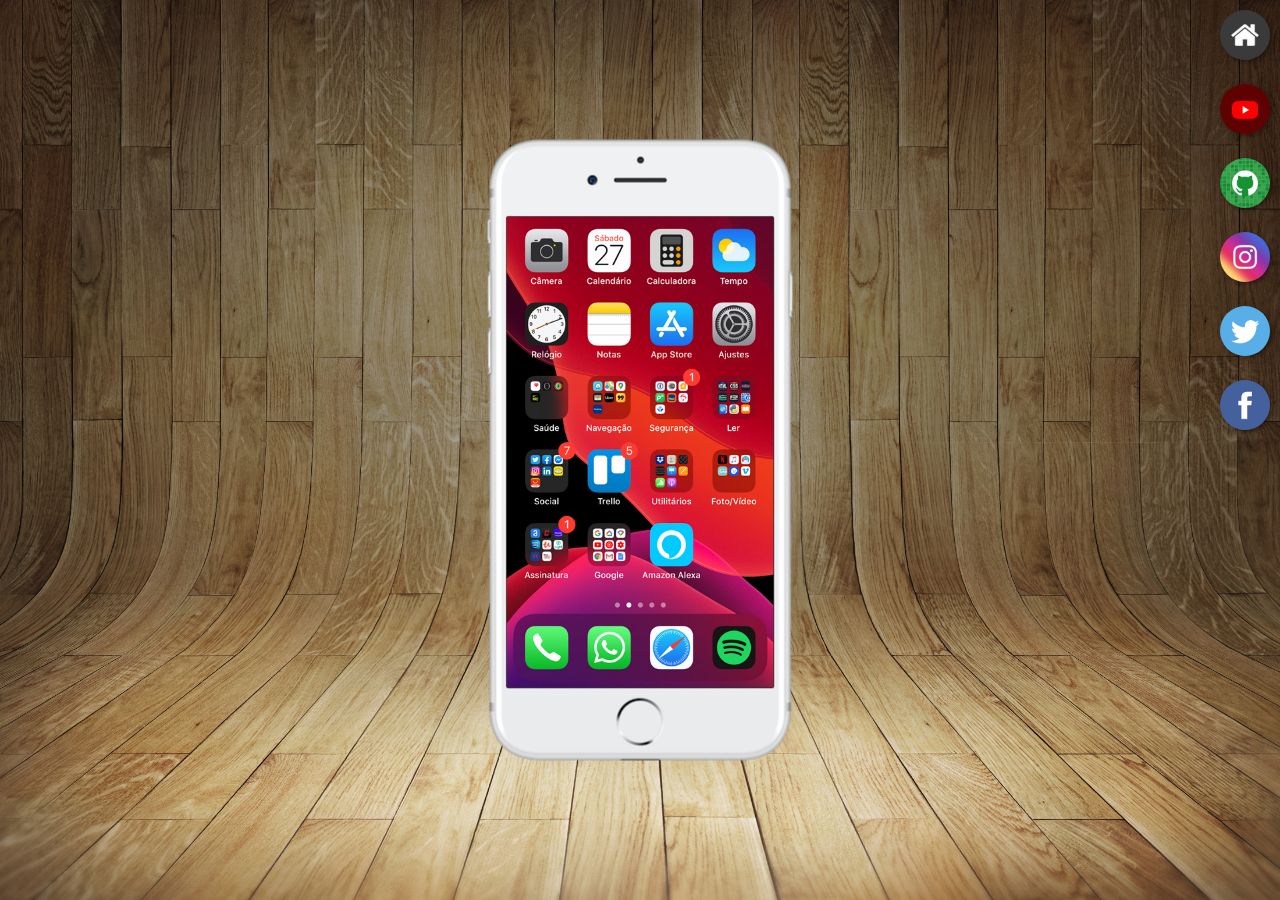
<file: index.html>
<!DOCTYPE html>
<html lang="pt-br">
<head>
    <meta charset="UTF-8">
    <meta name="viewport" content="width=device-width, initial-scale=1.0">
    <link rel="shortcut icon" href="favicon.ico" type="image/x-icon">
    <title>Projeto Redes Sociais</title>
    <link rel="stylesheet" href="estilos/styles.css">
</head>
<body>
    <main>
        <section id="telefone">
            <iframe src="home.html" name="tela" id="tela" frameborder="0"></iframe>
        </section>
        <section id="redes-sociais">
            <a href="home.html" target="tela"><img src="imagens/logo-home.jpg" alt=""></a> <br> 
            <a href="youtube.html" target="tela"><img src="imagens/logo-youtube.jpg" alt=""></a> <br>
            <a href="github.html" target="tela"><img src="imagens/logo-github.jpg" alt=""></a> <br>
            <a href="instragram.html" target="tela"><img src="imagens/logo-instagram.jpg" alt=""></a> <br>
            <a href="twitter.html" target="tela"><img src="imagens/logo-twitter.jpg" alt=""></a> <br>
            <a href="facebook.html" target="tela"><img src="imagens/logo-facebook.jpg" alt=""></a>
            
        </section>
    </main>
</body>
</html>
</file>
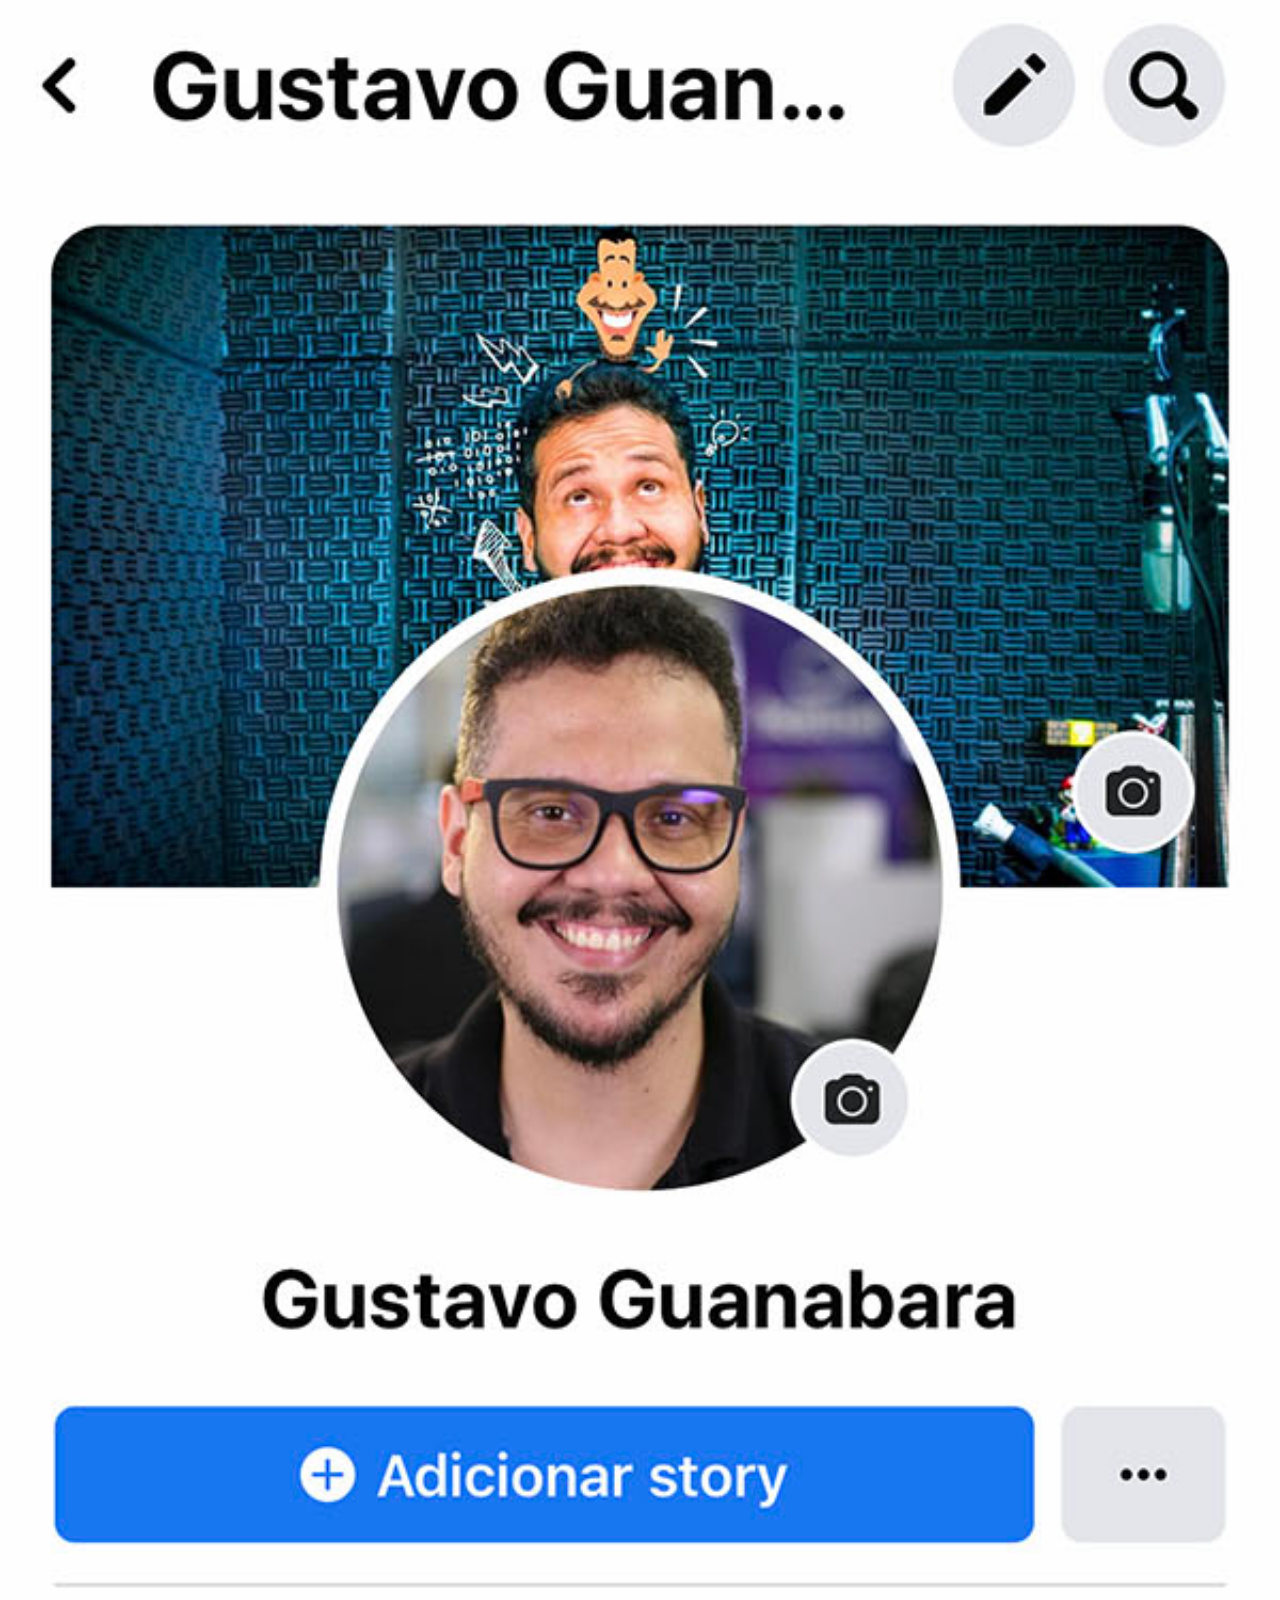
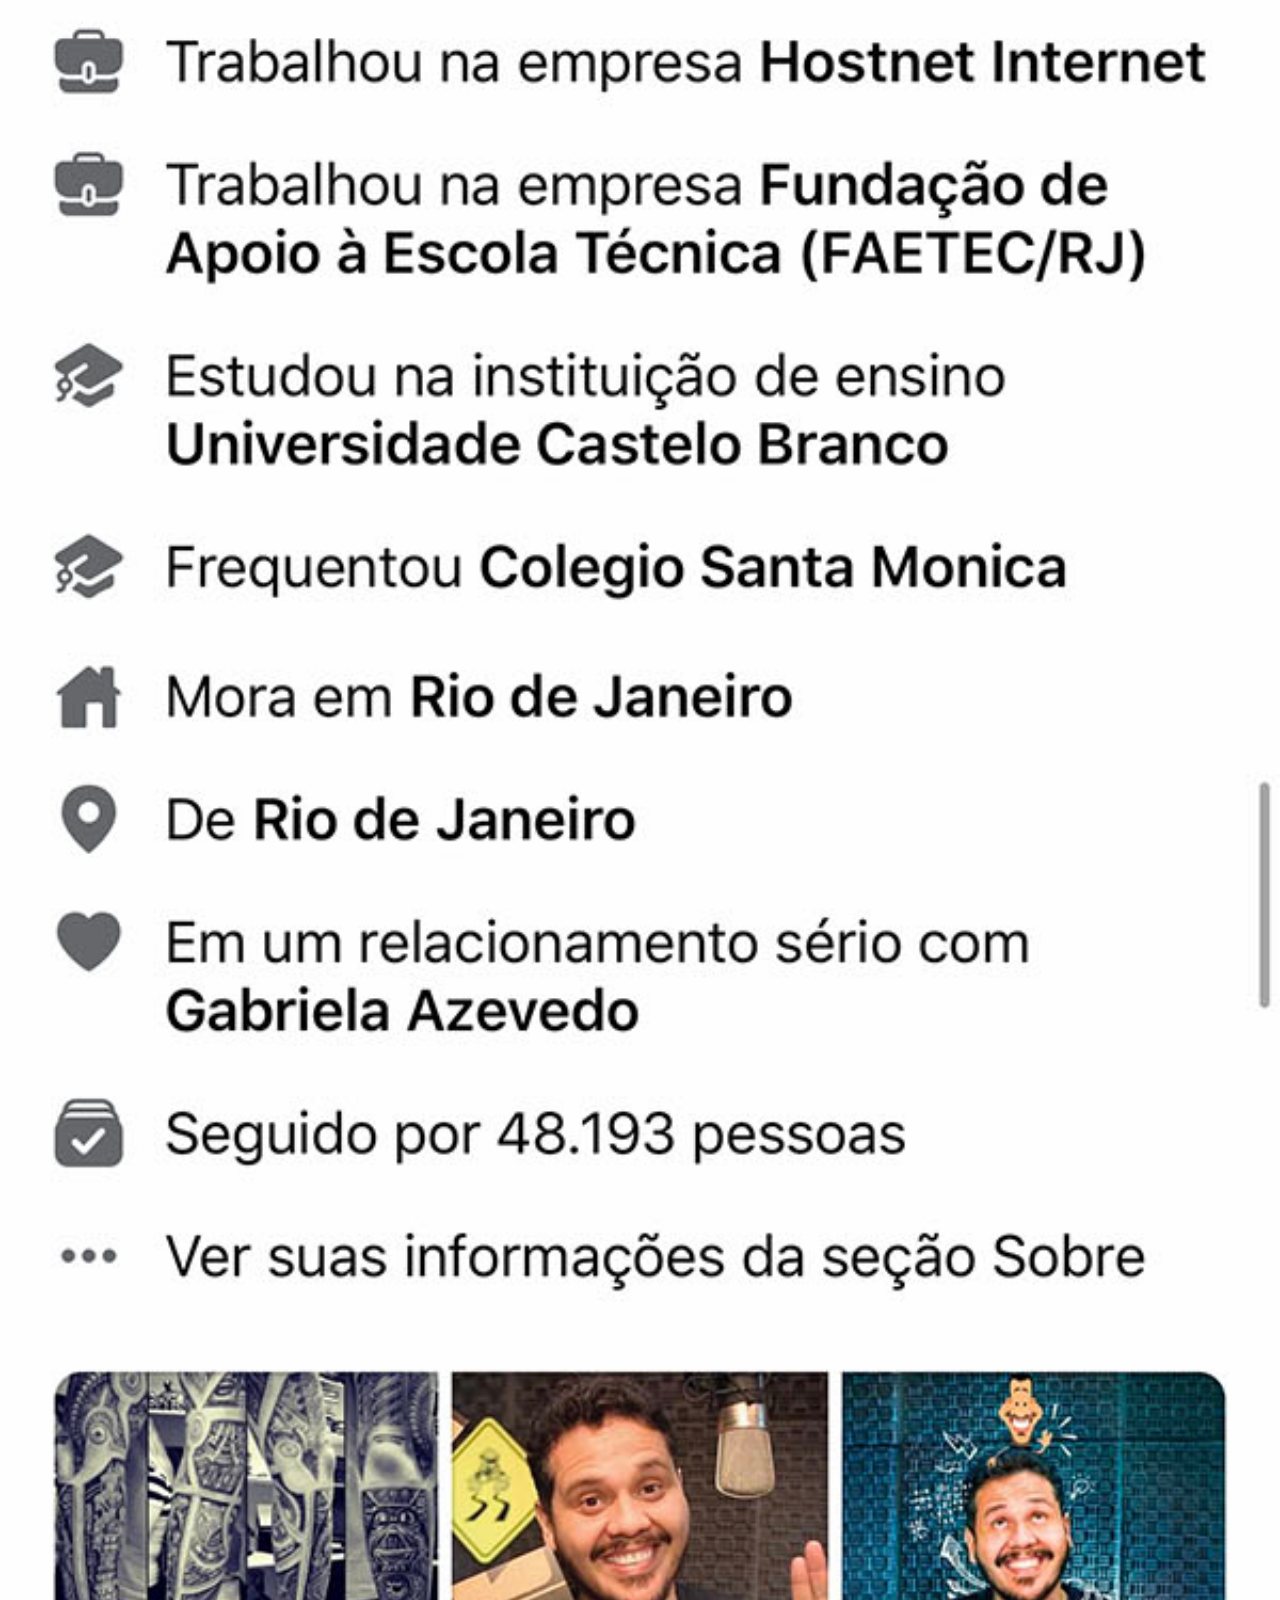
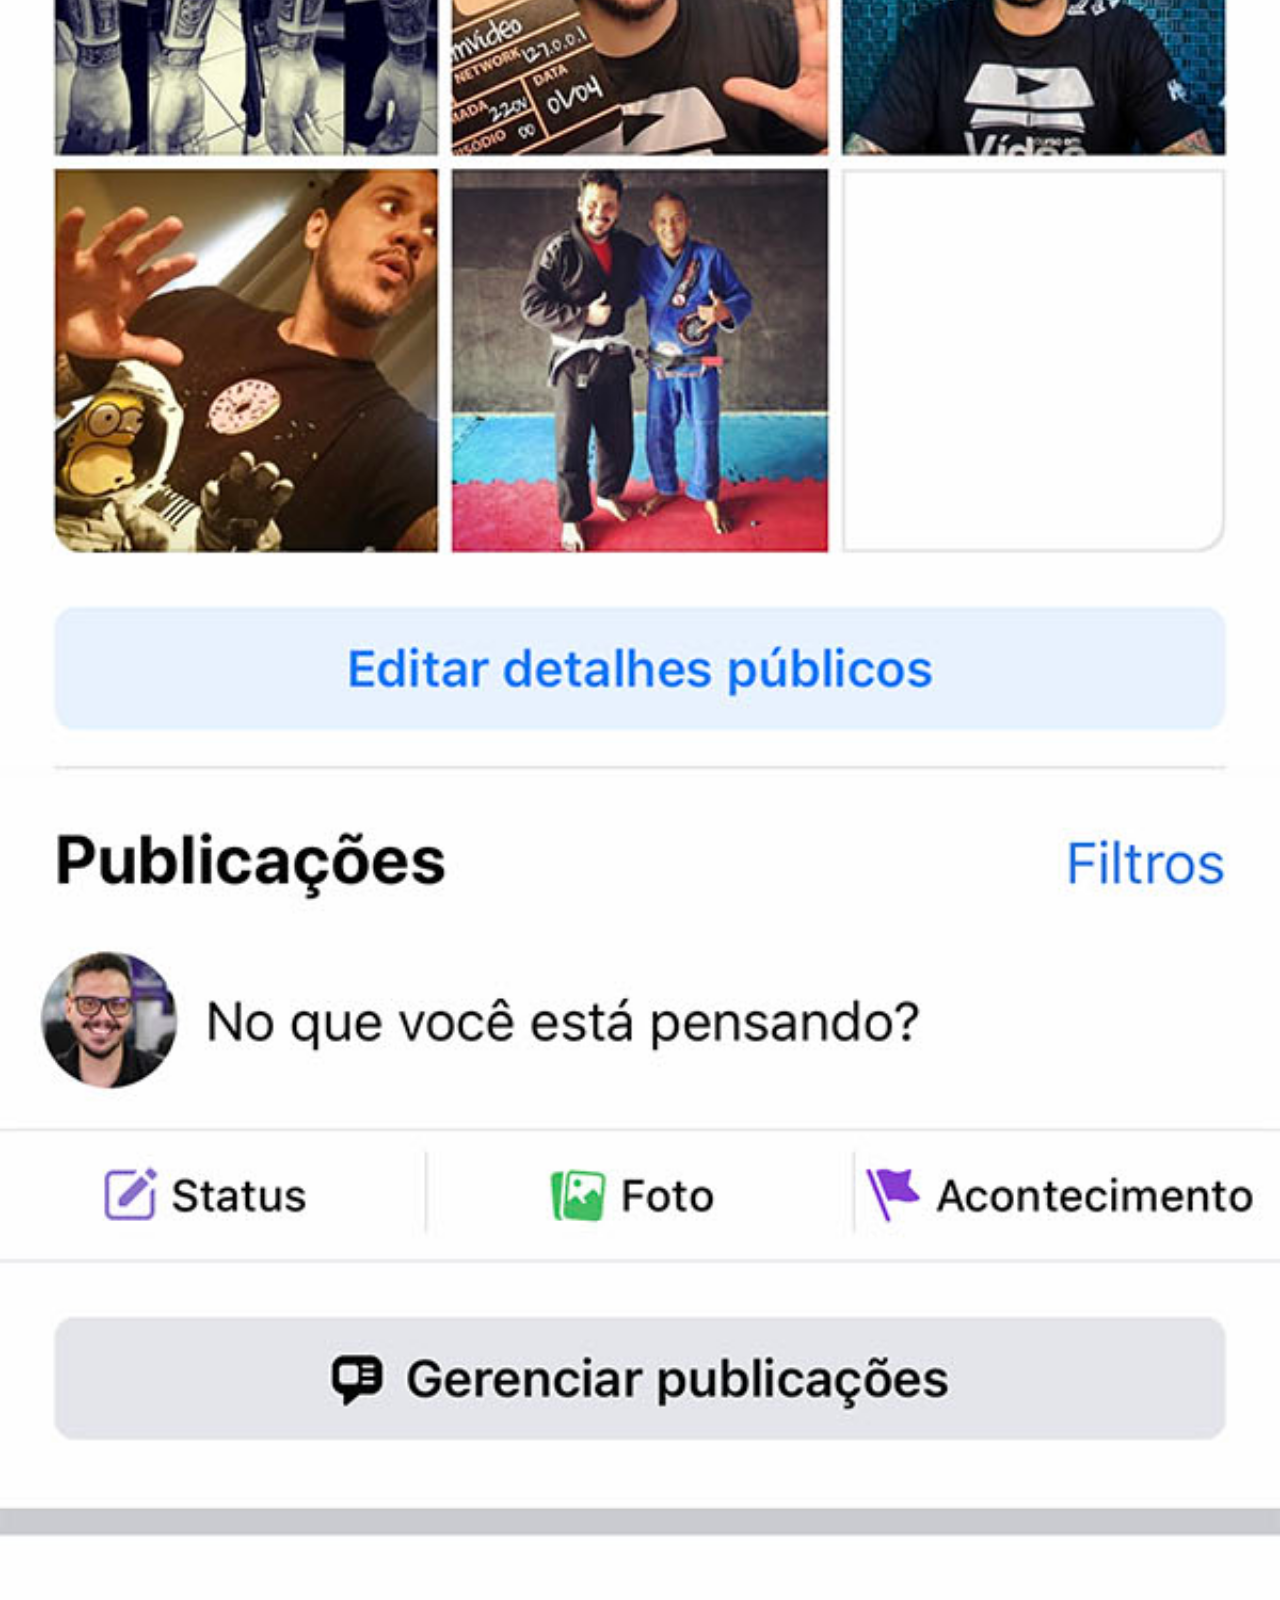
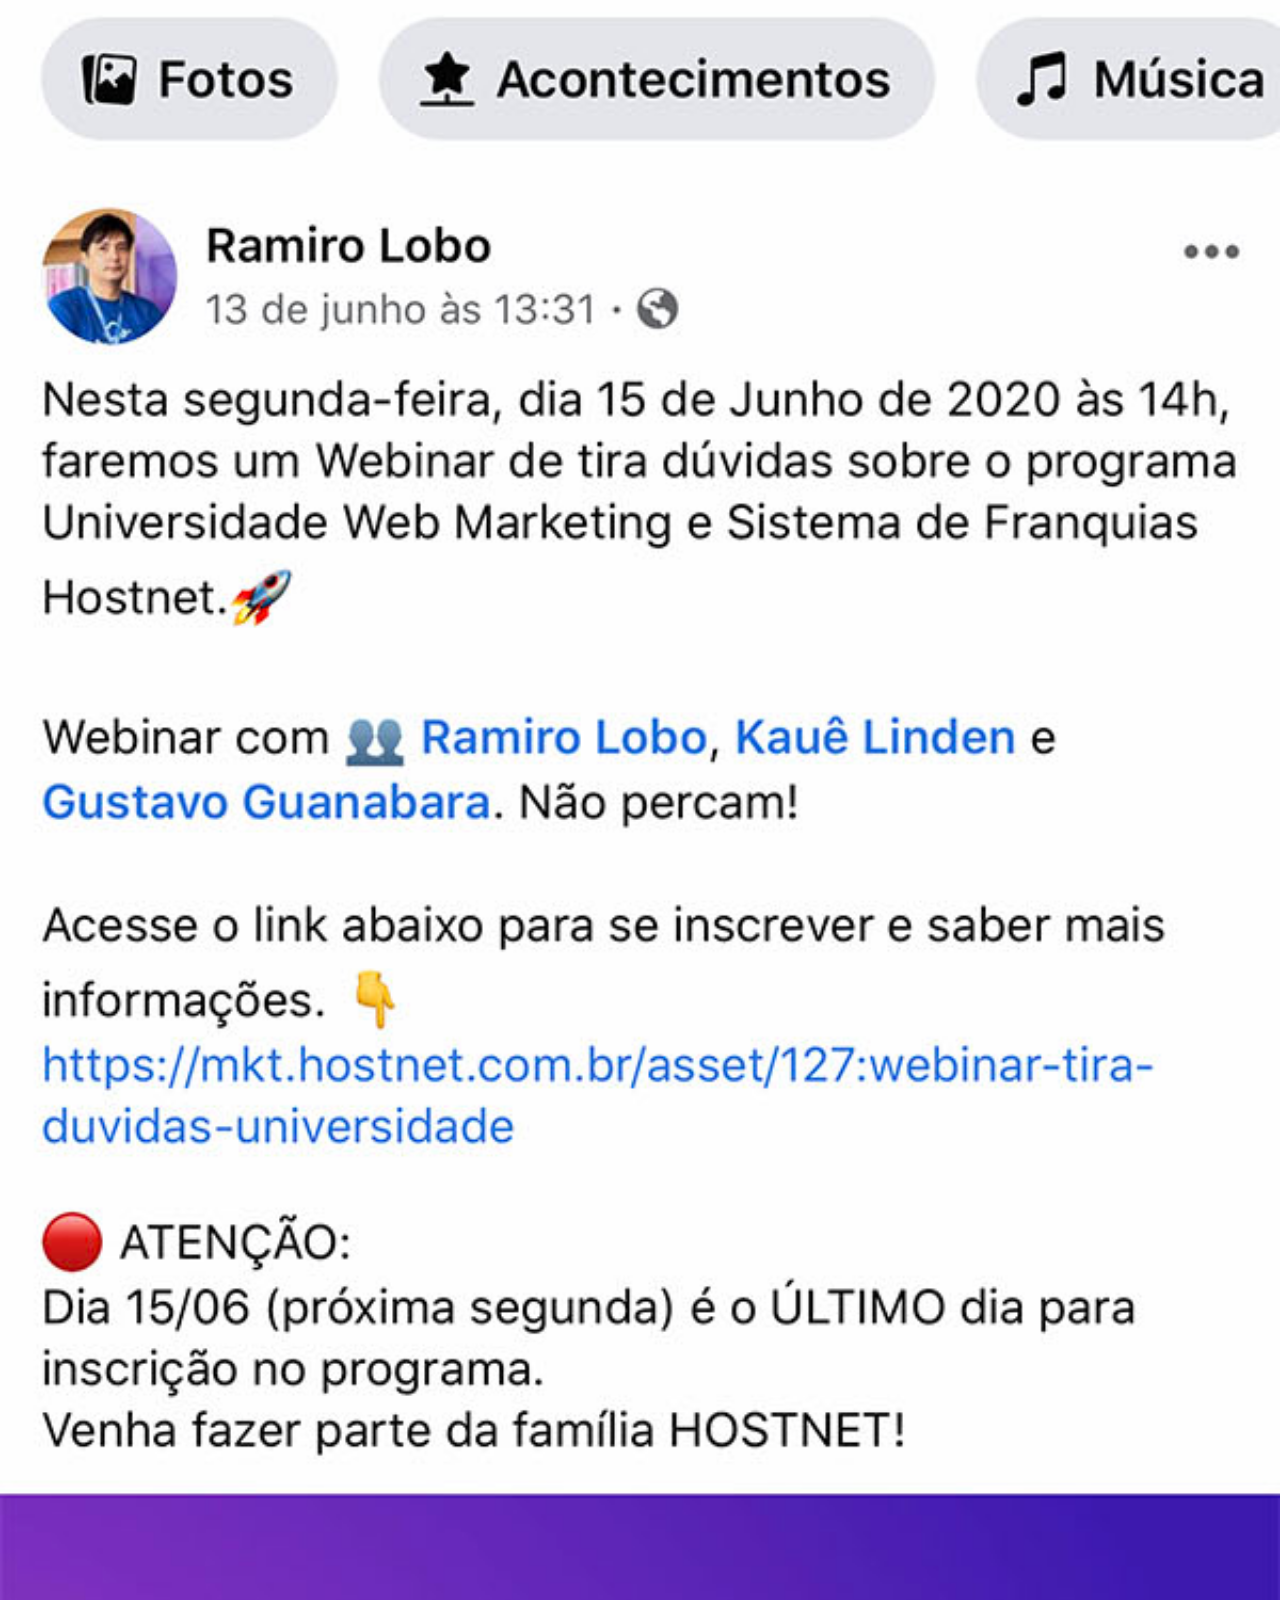
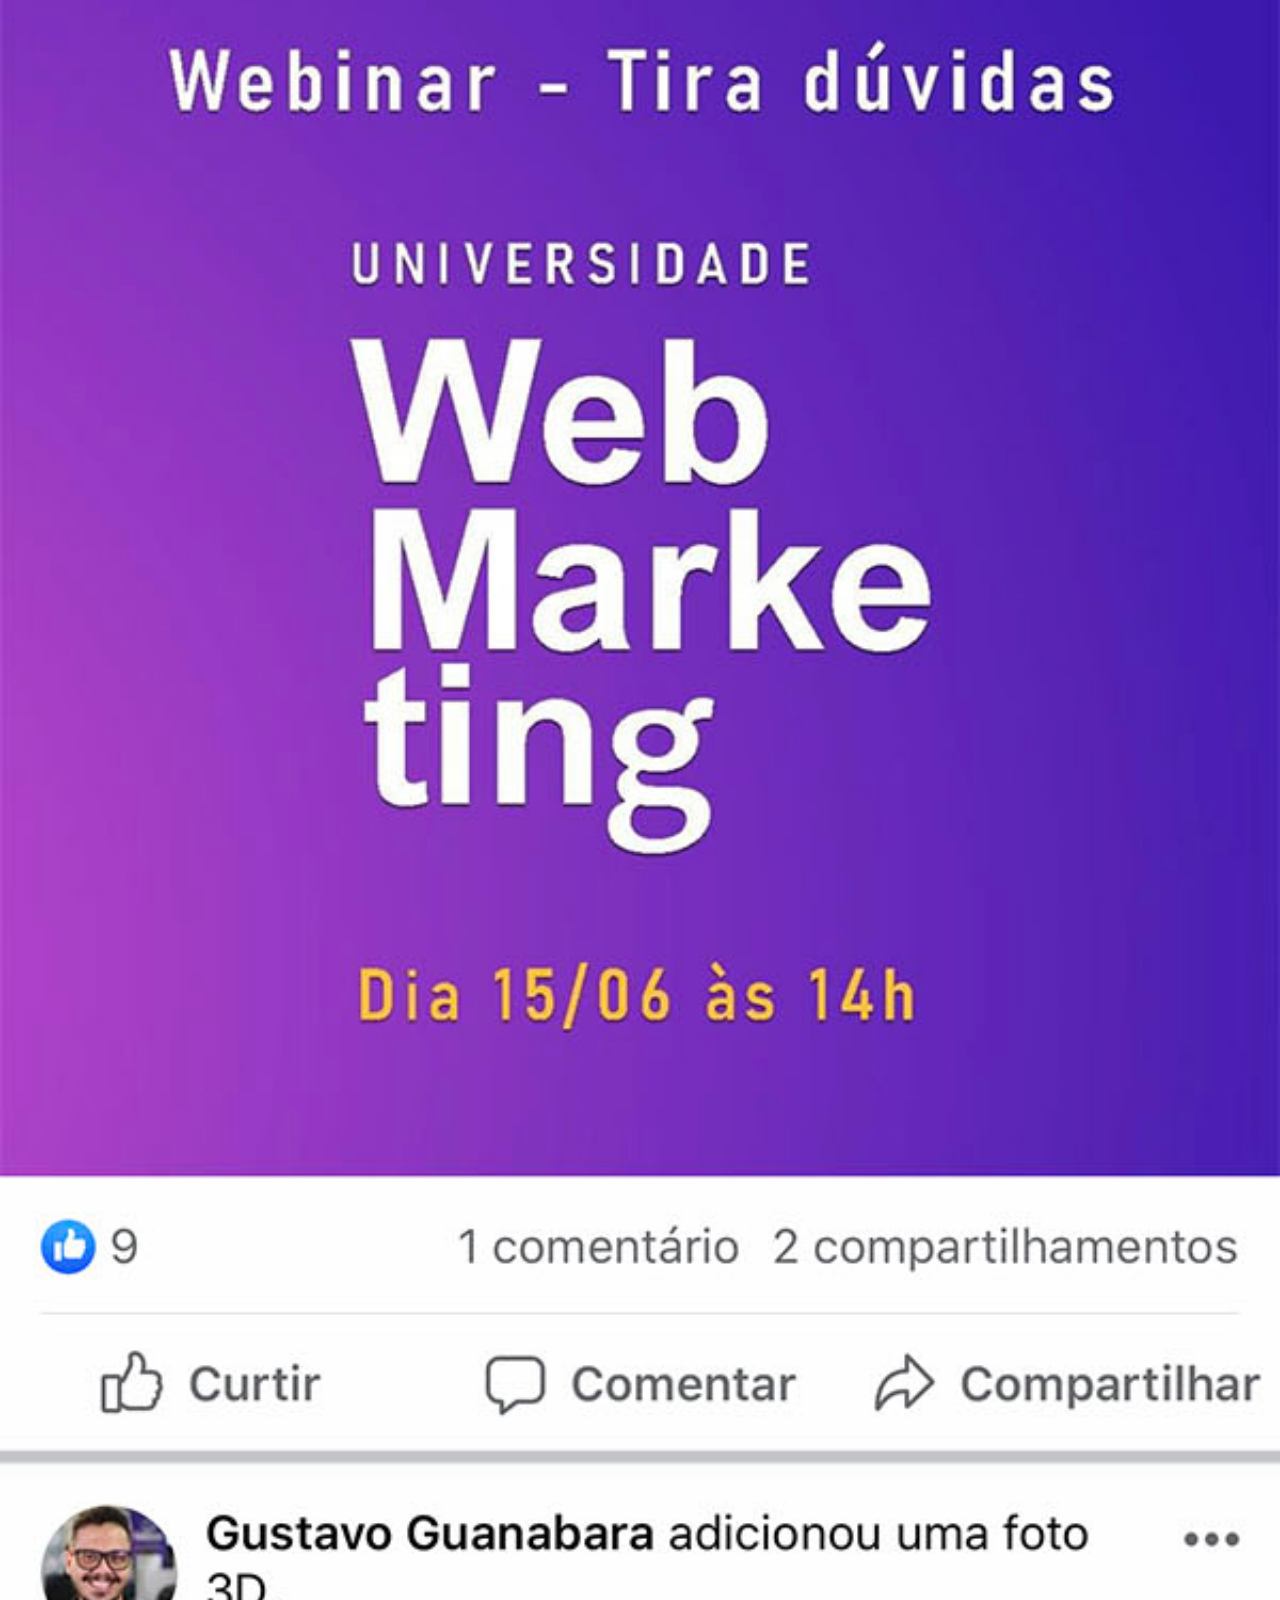
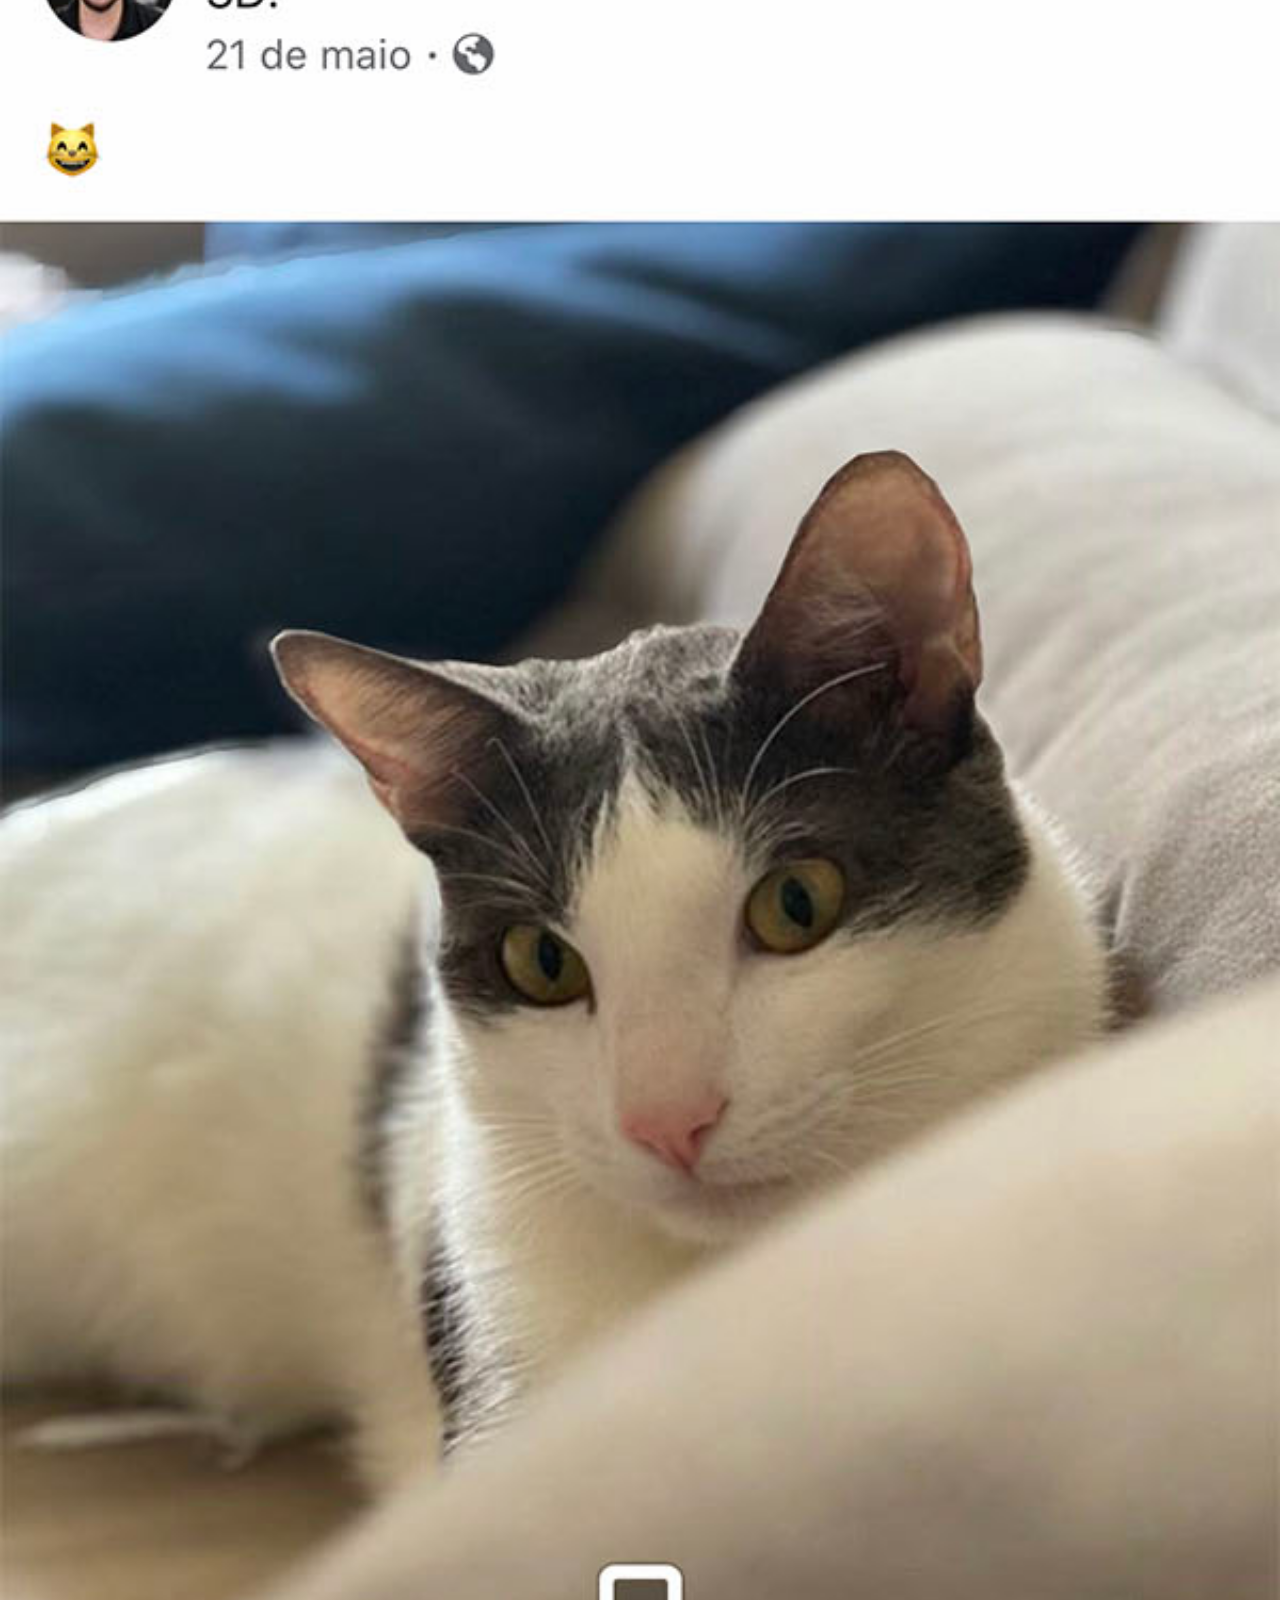
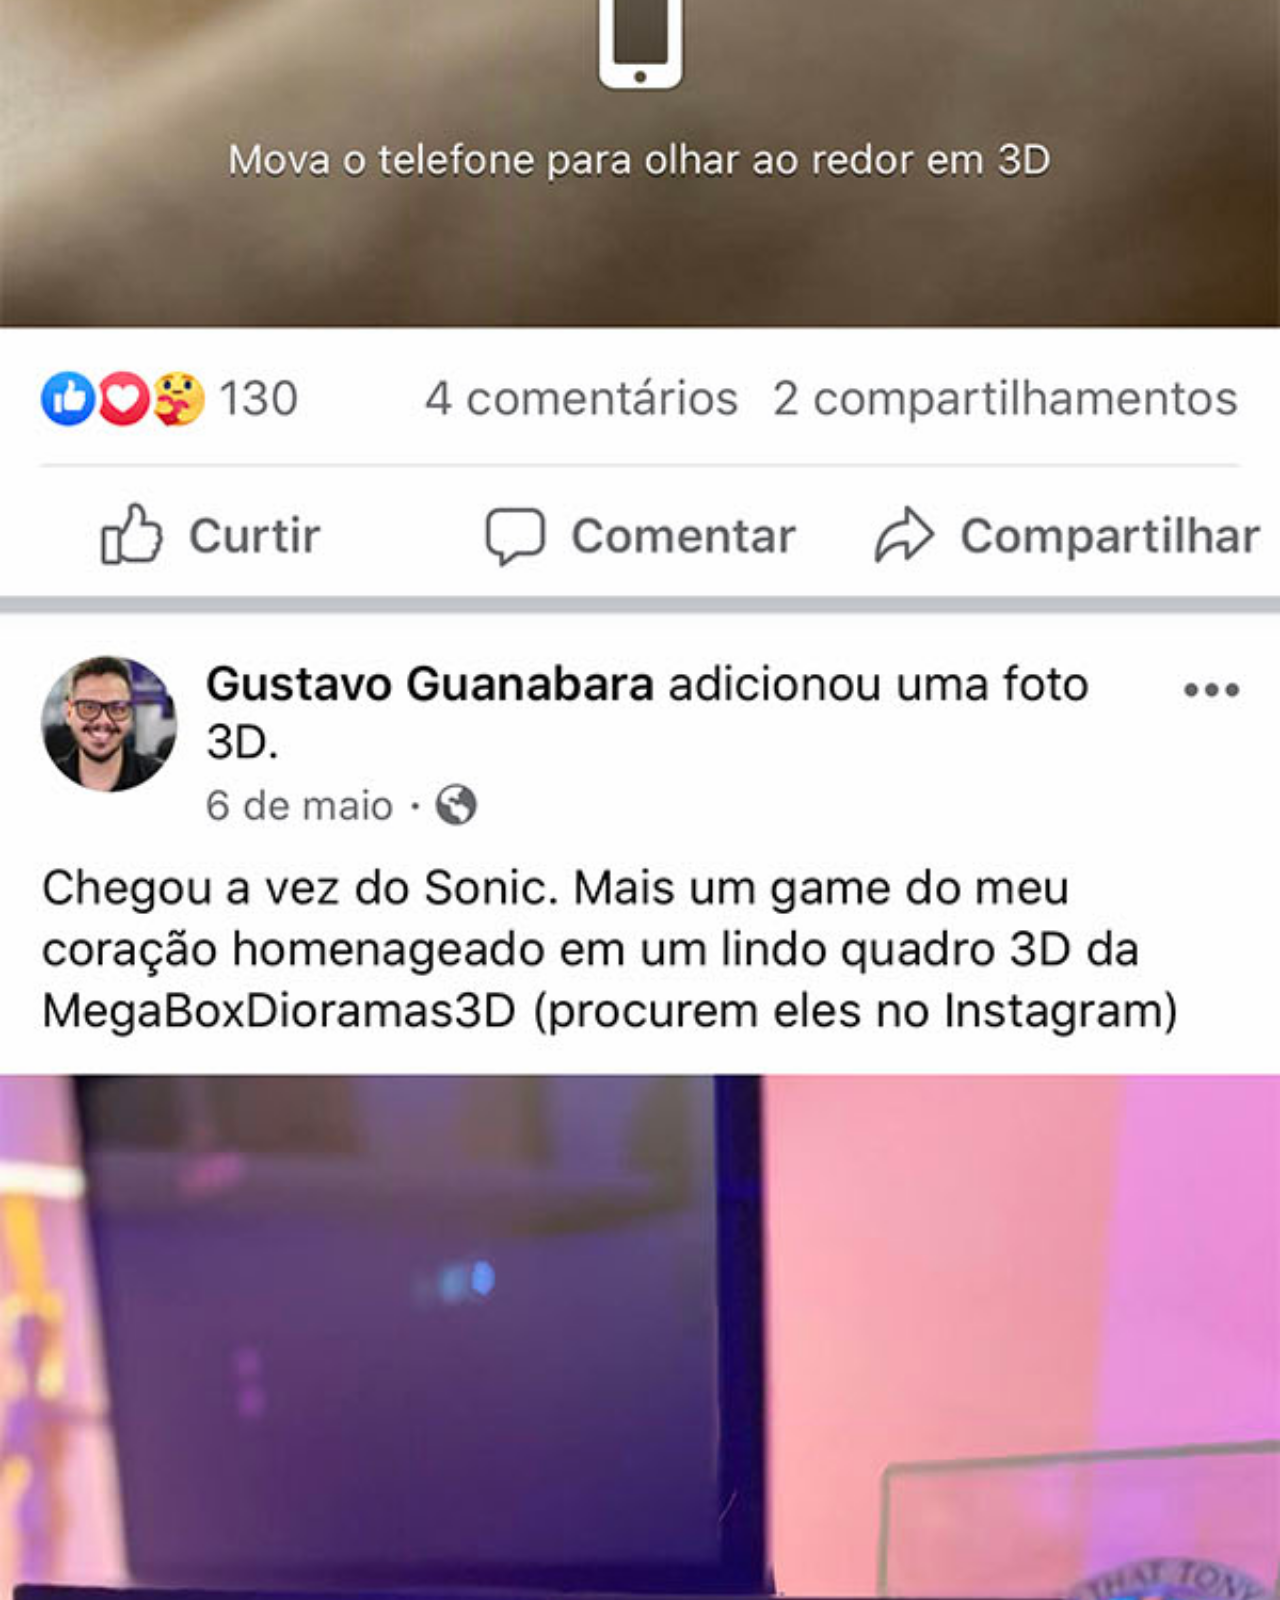
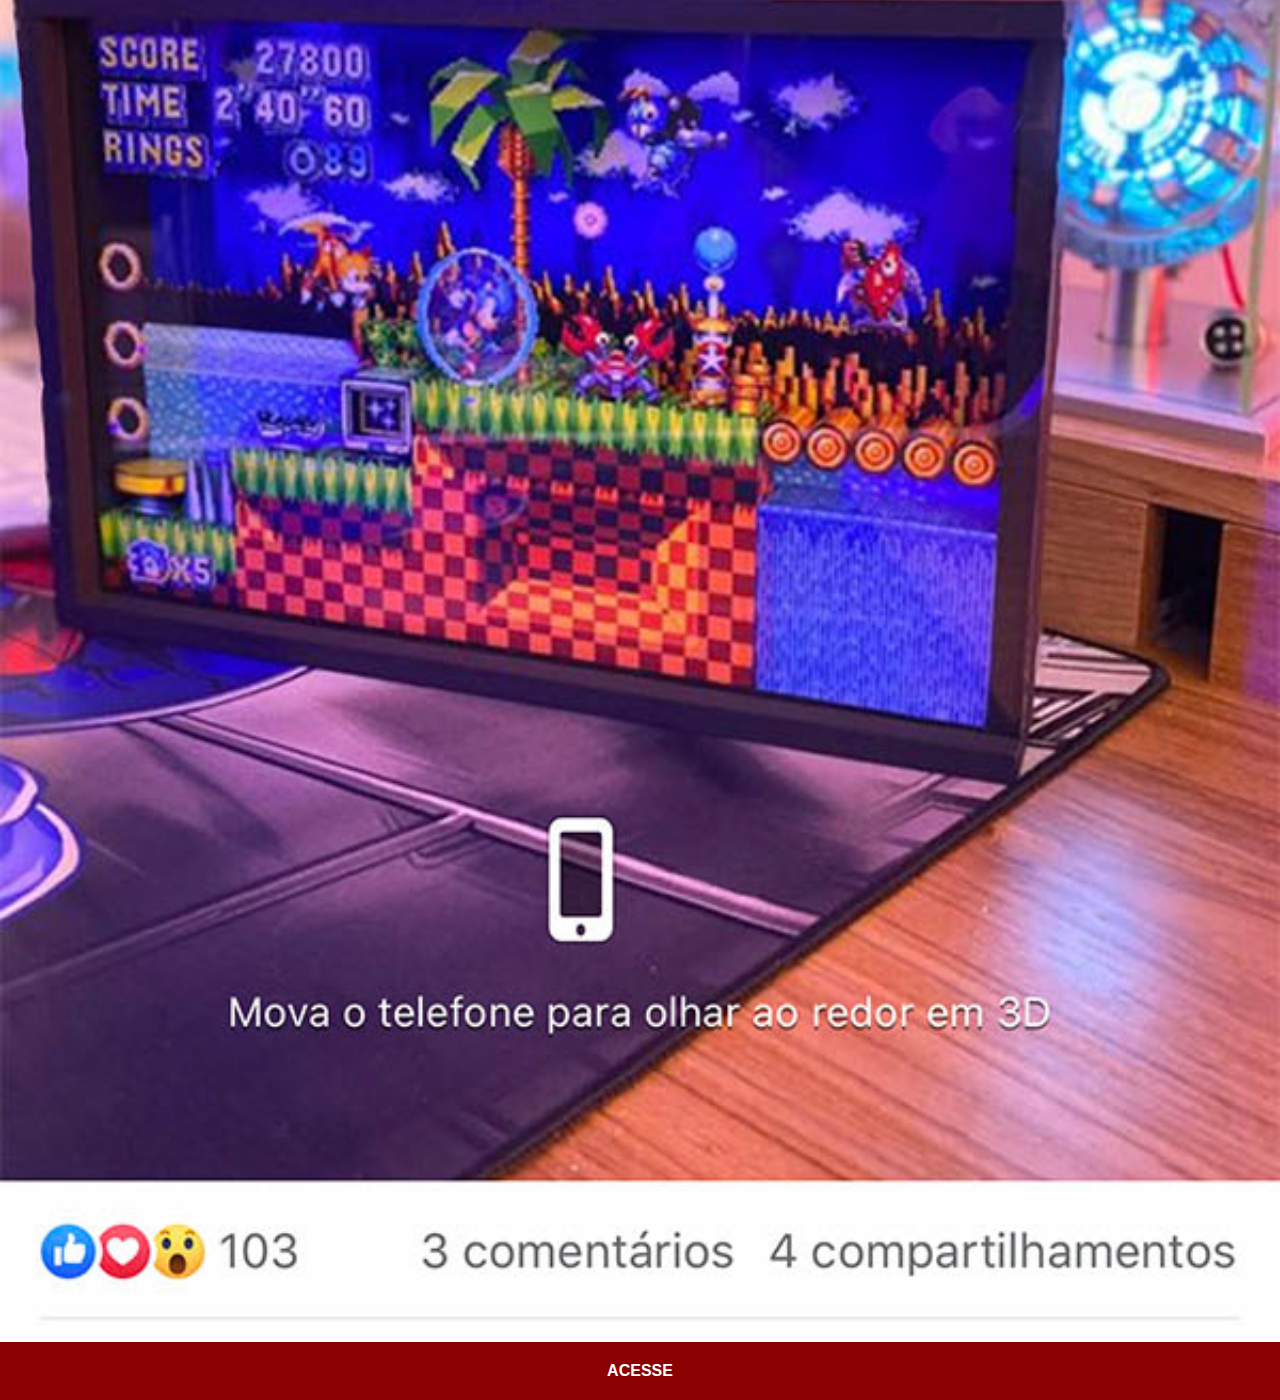
<file: facebook.html>
<!DOCTYPE html>
<html lang="pt-br">
<head>
    <meta charset="UTF-8">
    <meta name="viewport" content="width=device-width, initial-scale=1.0">
    <title>Facebook</title>
    <link rel="stylesheet" href="estilos/social.css">
</head>
<body>
    <img src="imagens/tela-facebook.jpg" alt="">
    <a href="https://www.facebook.com/gustavoguanabara/?locale=pt_BR" target="_blank">ACESSE</a>
</body>
</html>
</file>
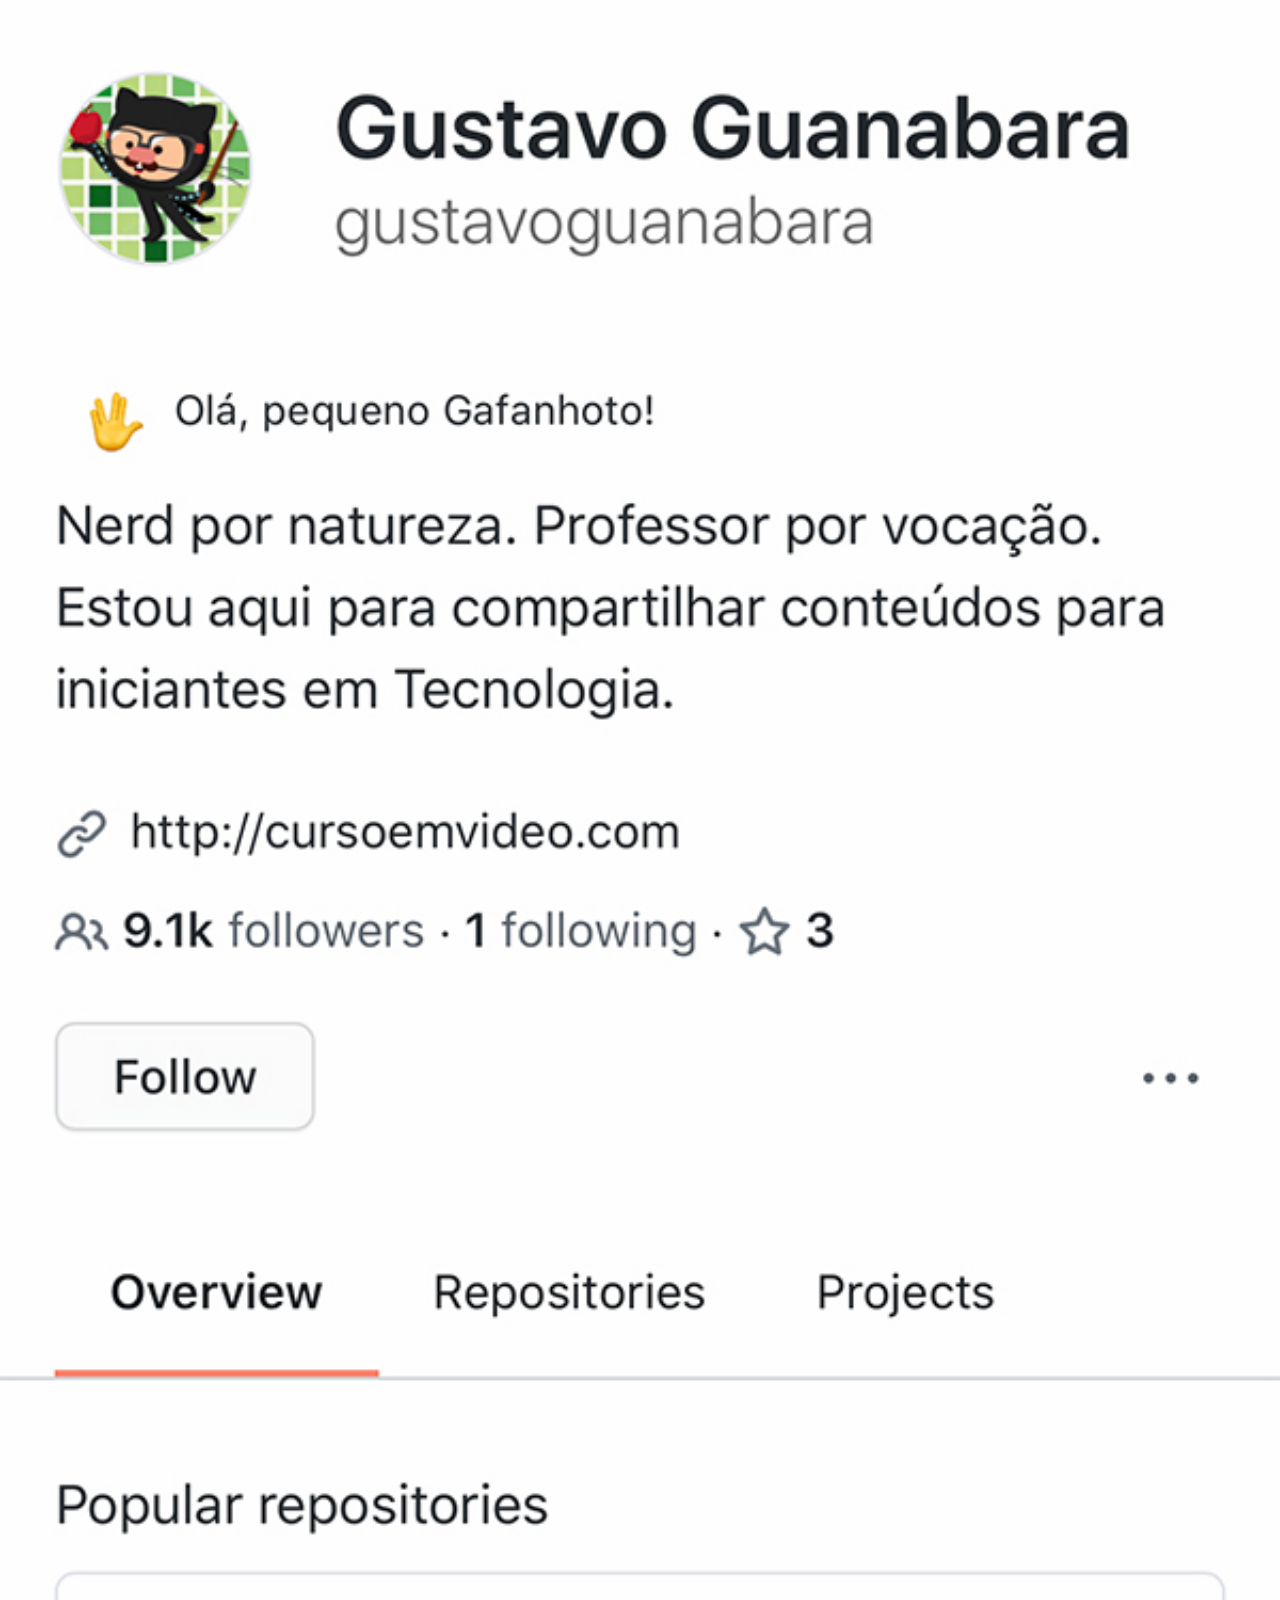
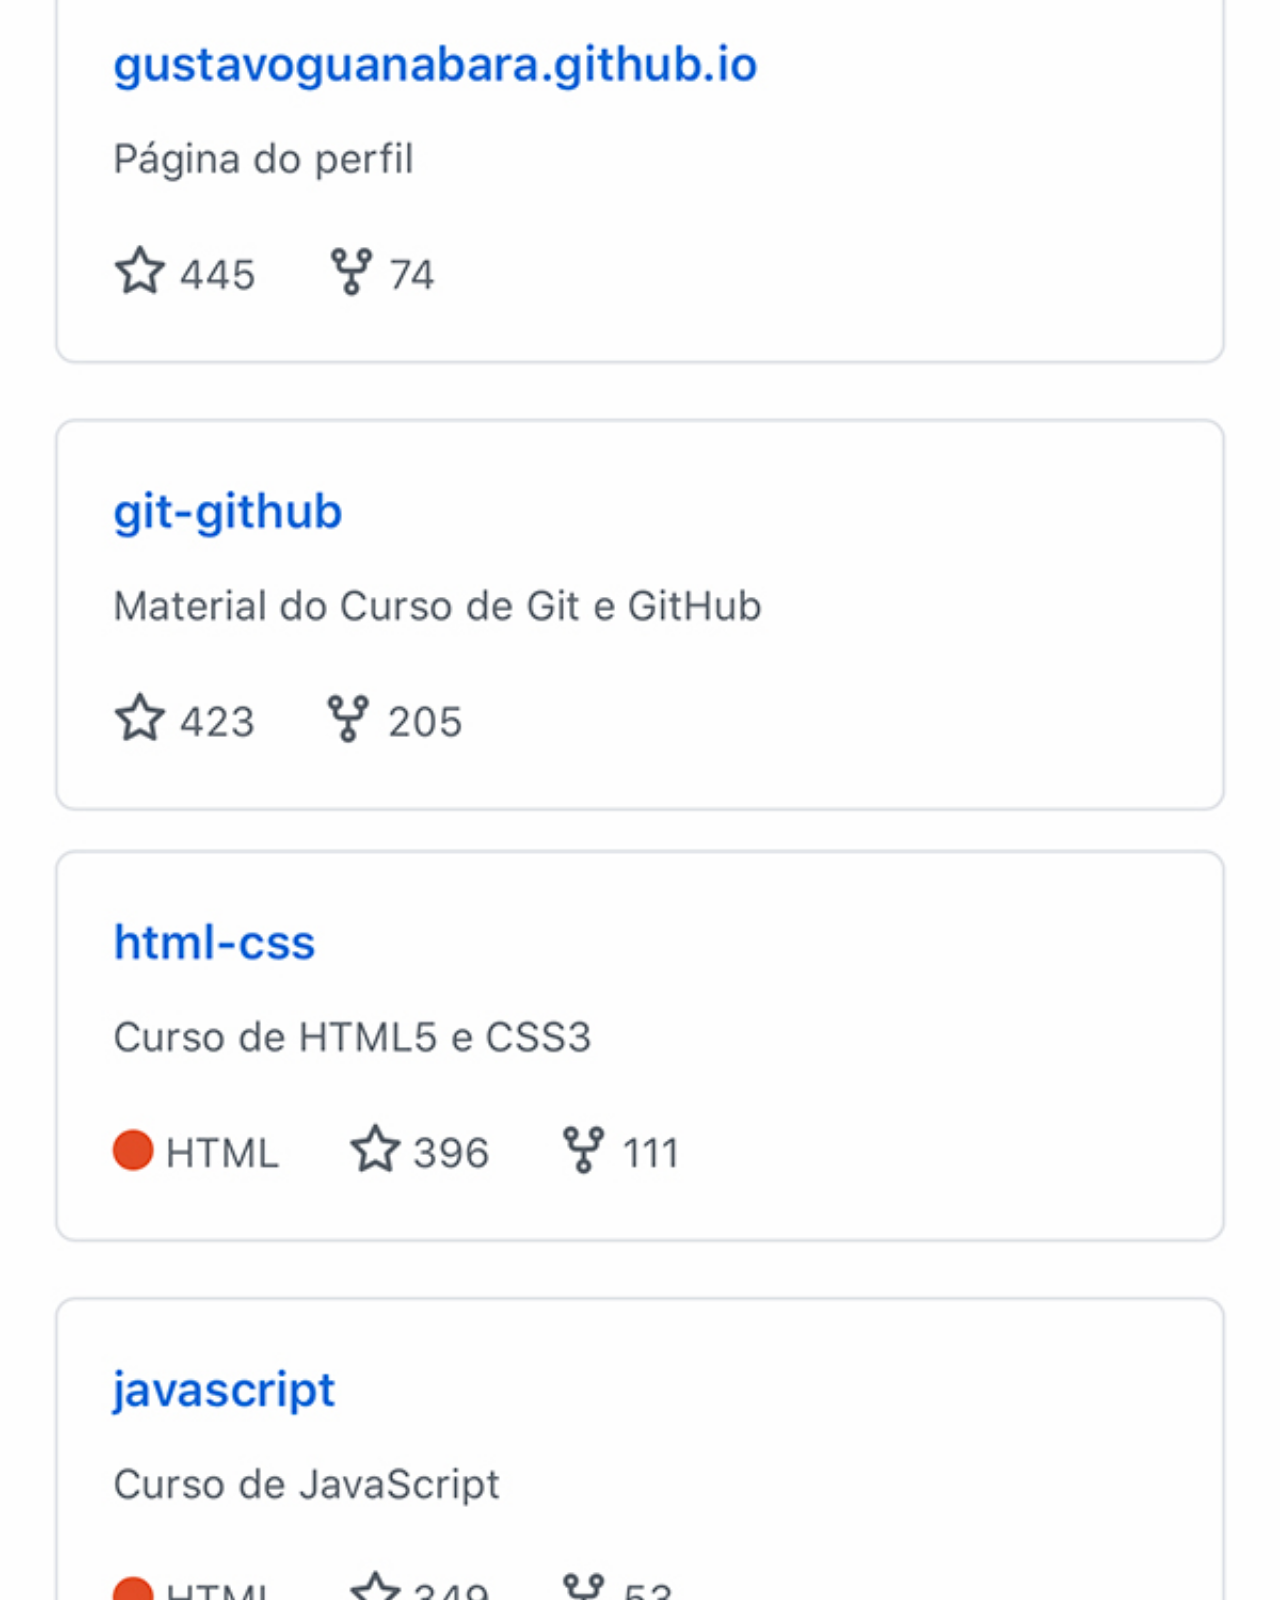
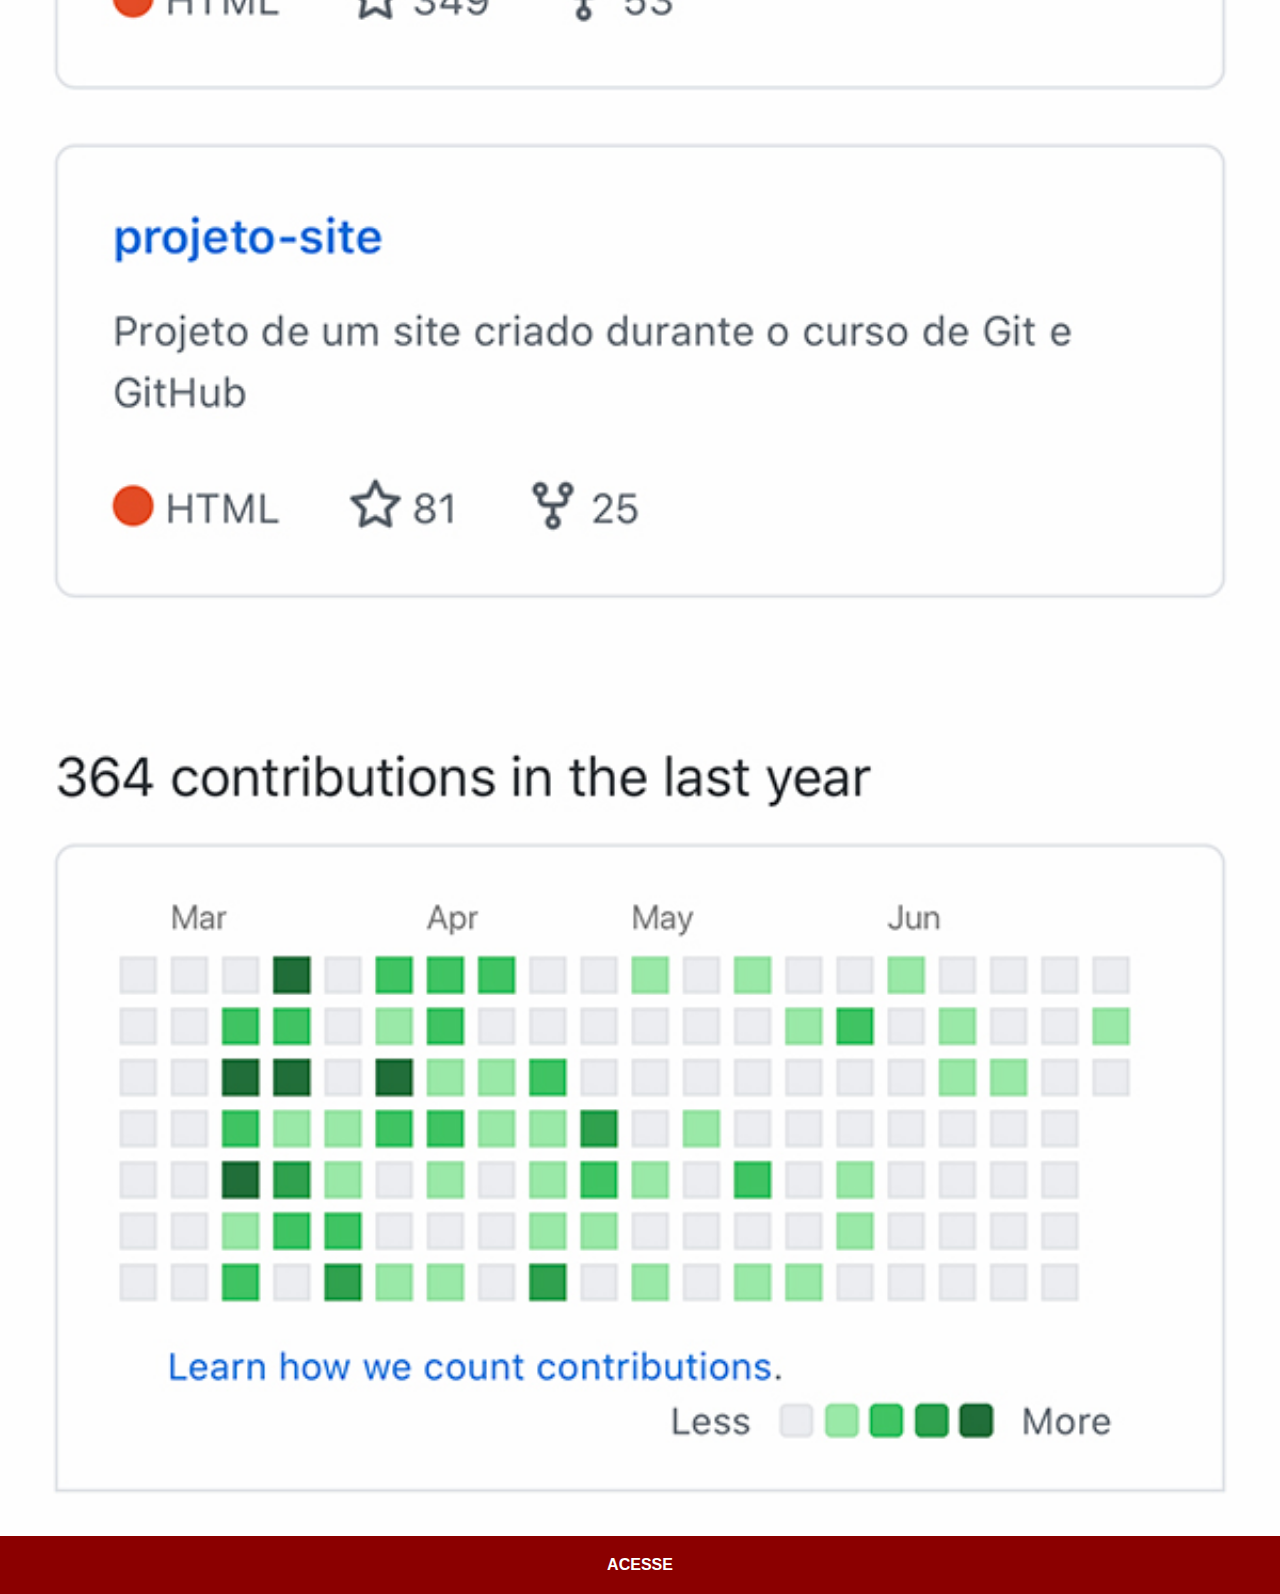
<file: github.html>
<!DOCTYPE html>
<html lang="pt-br">
<head>
    <meta charset="UTF-8">
    <meta name="viewport" content="width=device-width, initial-scale=1.0">
    <title>GitHub</title>
    <link rel="stylesheet" href="estilos/social.css">
</head>
<body>
    <img src="imagens/tela-github.jpg" alt="GitHub">
    <a href="https://github.com/gustavoguanabara/" target="_blank">ACESSE</a>
</body>
</html>
</file>
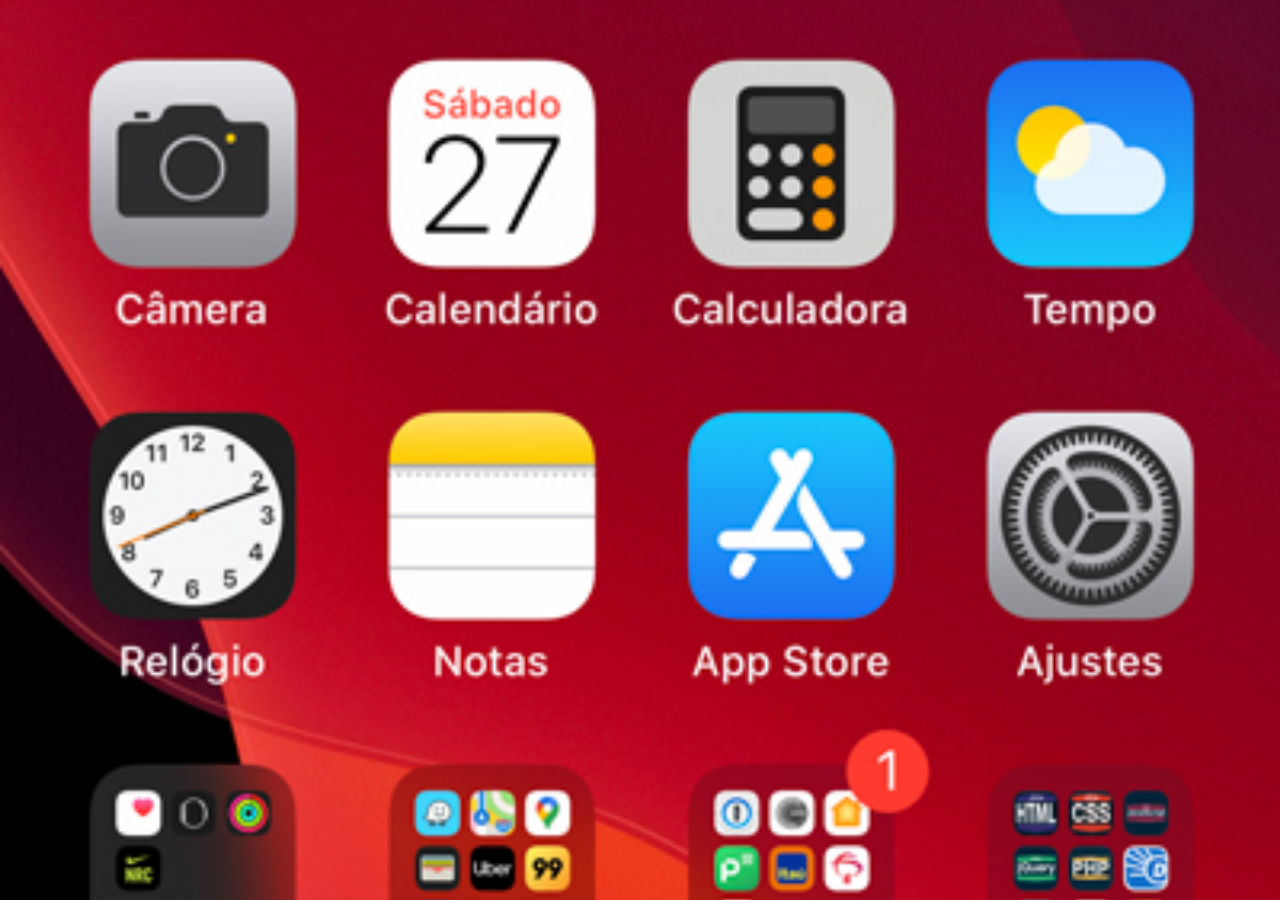
<file: home.html>
<!DOCTYPE html>
<html lang="pt-br">
<head>
    <meta charset="UTF-8">
    <meta name="viewport" content="width=device-width, initial-scale=1.0">
    <title>Home</title>
</head>
<style>
    * {
        margin: 0px;
        padding: 0px;
    }

    body {
        width: 100vw;
        height: 100vh;
        background: black url(imagens/tela-home.jpg) no-repeat top center;
        background-size: cover;
    }
</style>
<body>
    
</body>
</html>
</file>
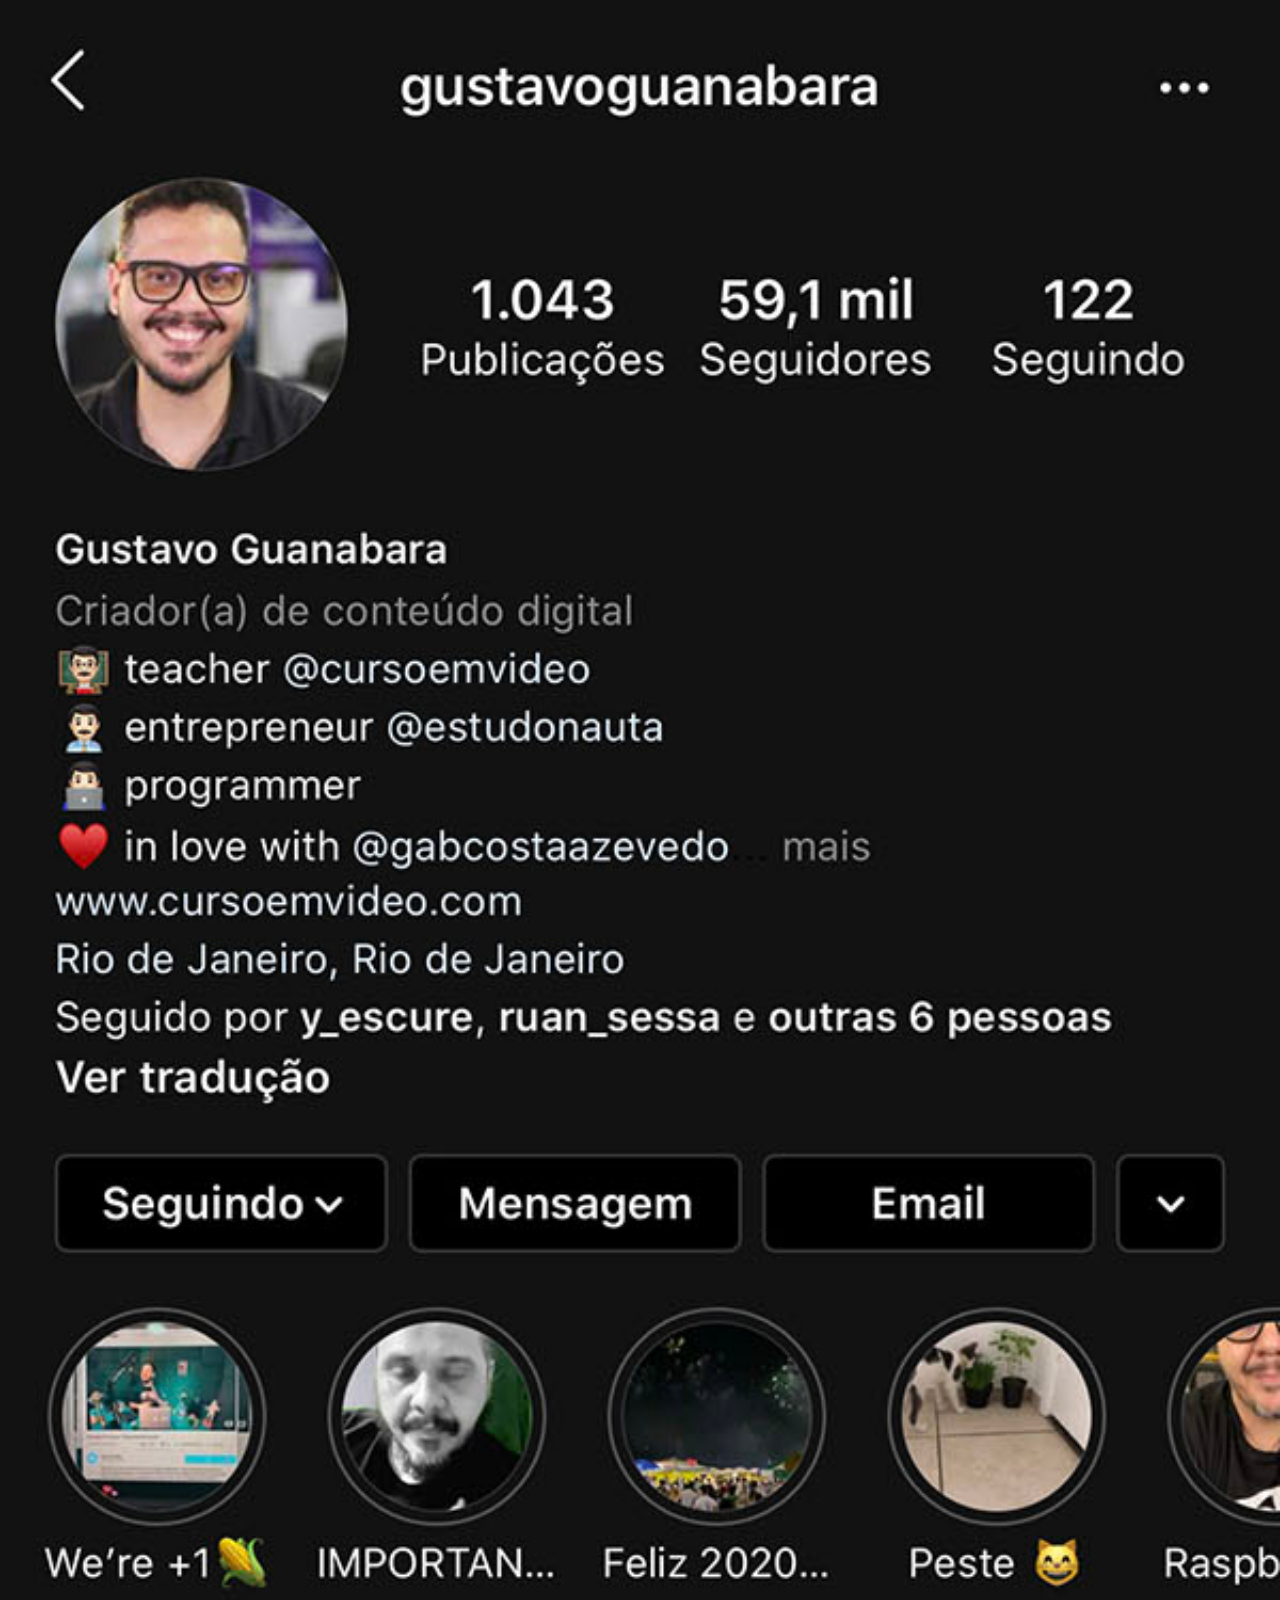
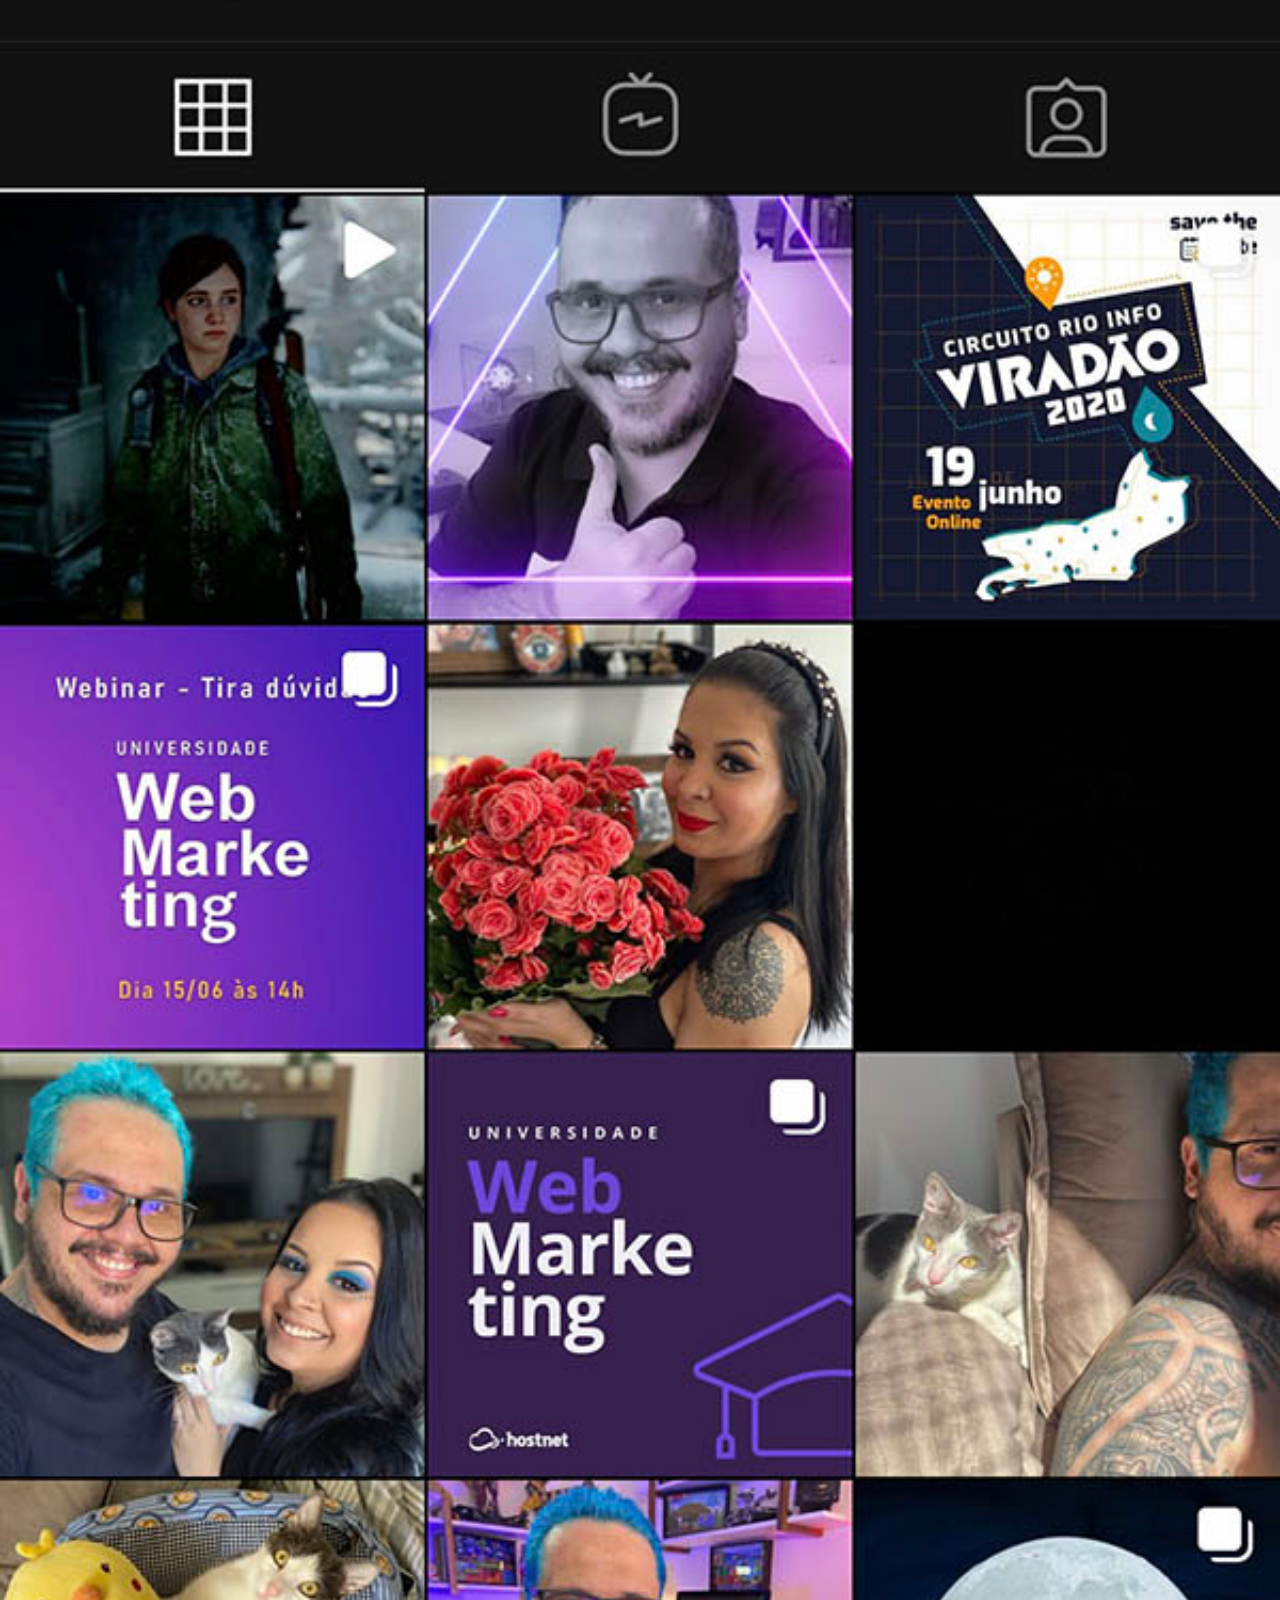
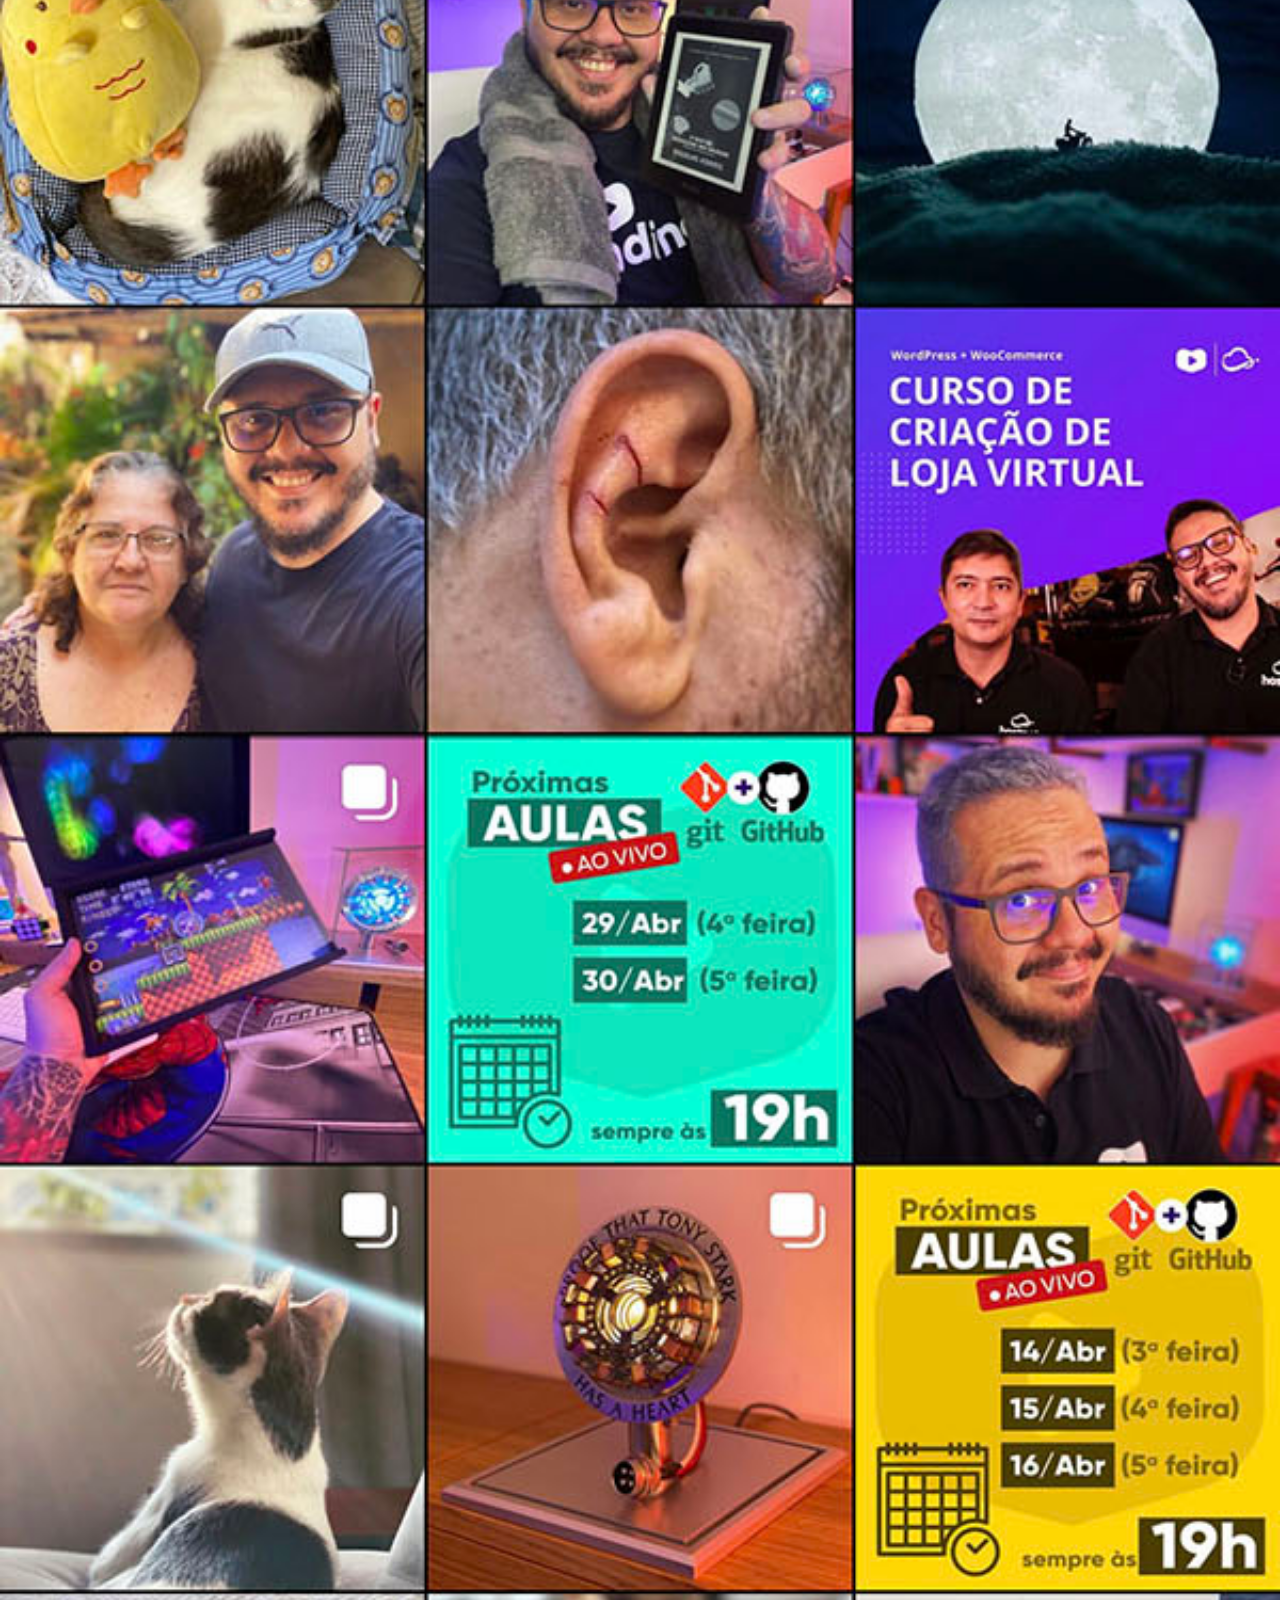
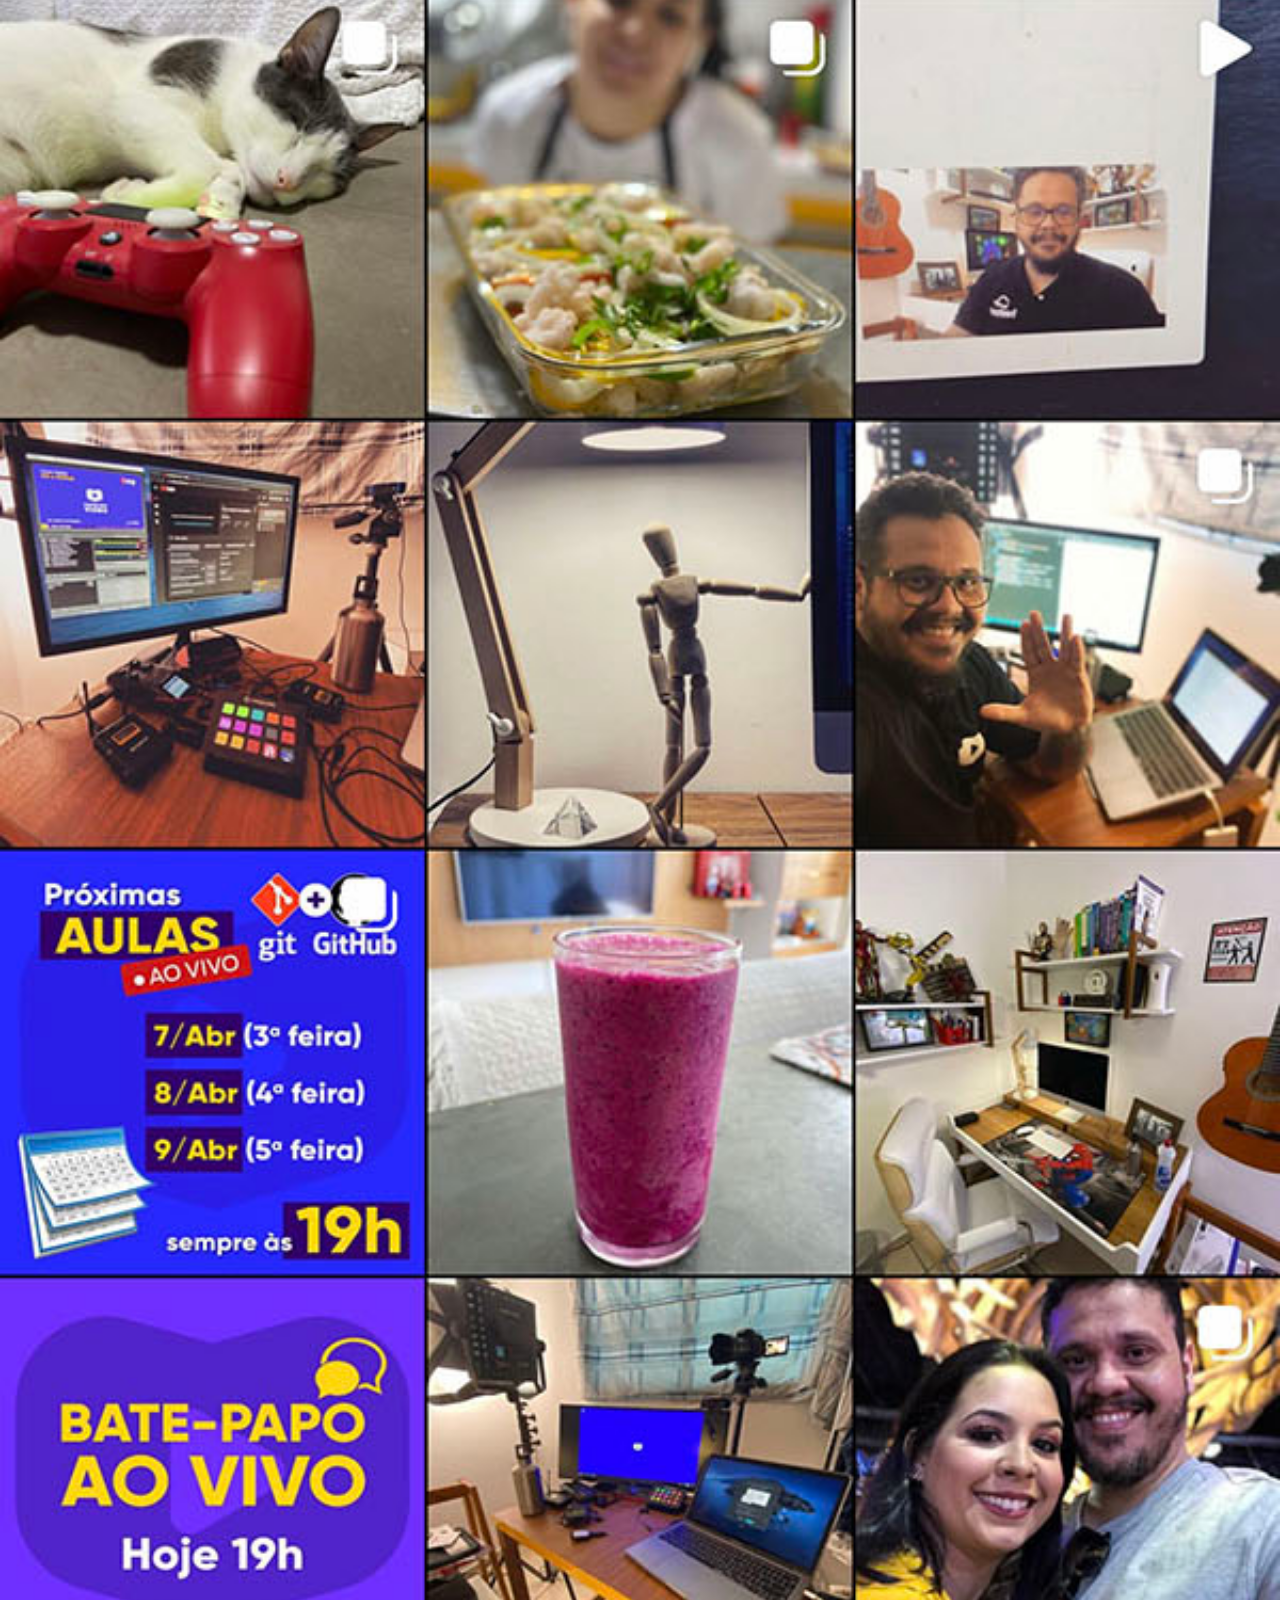
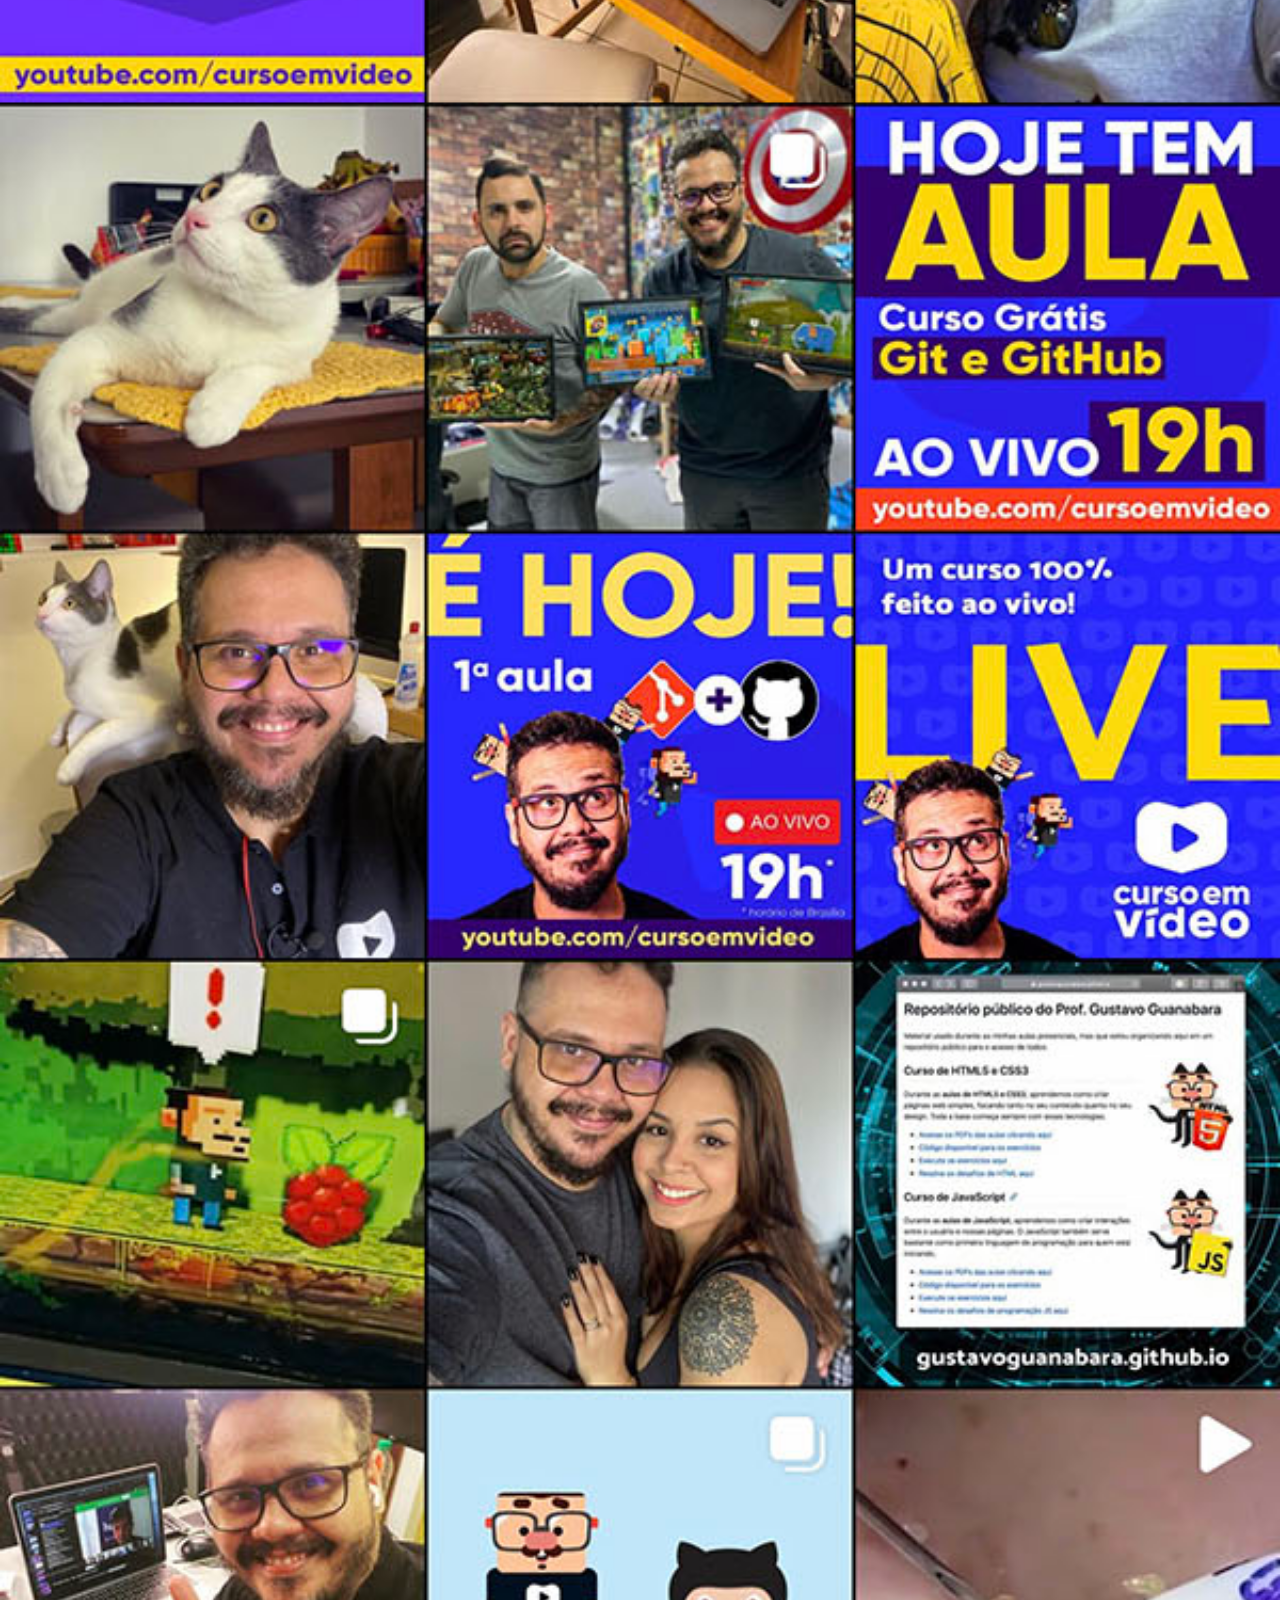
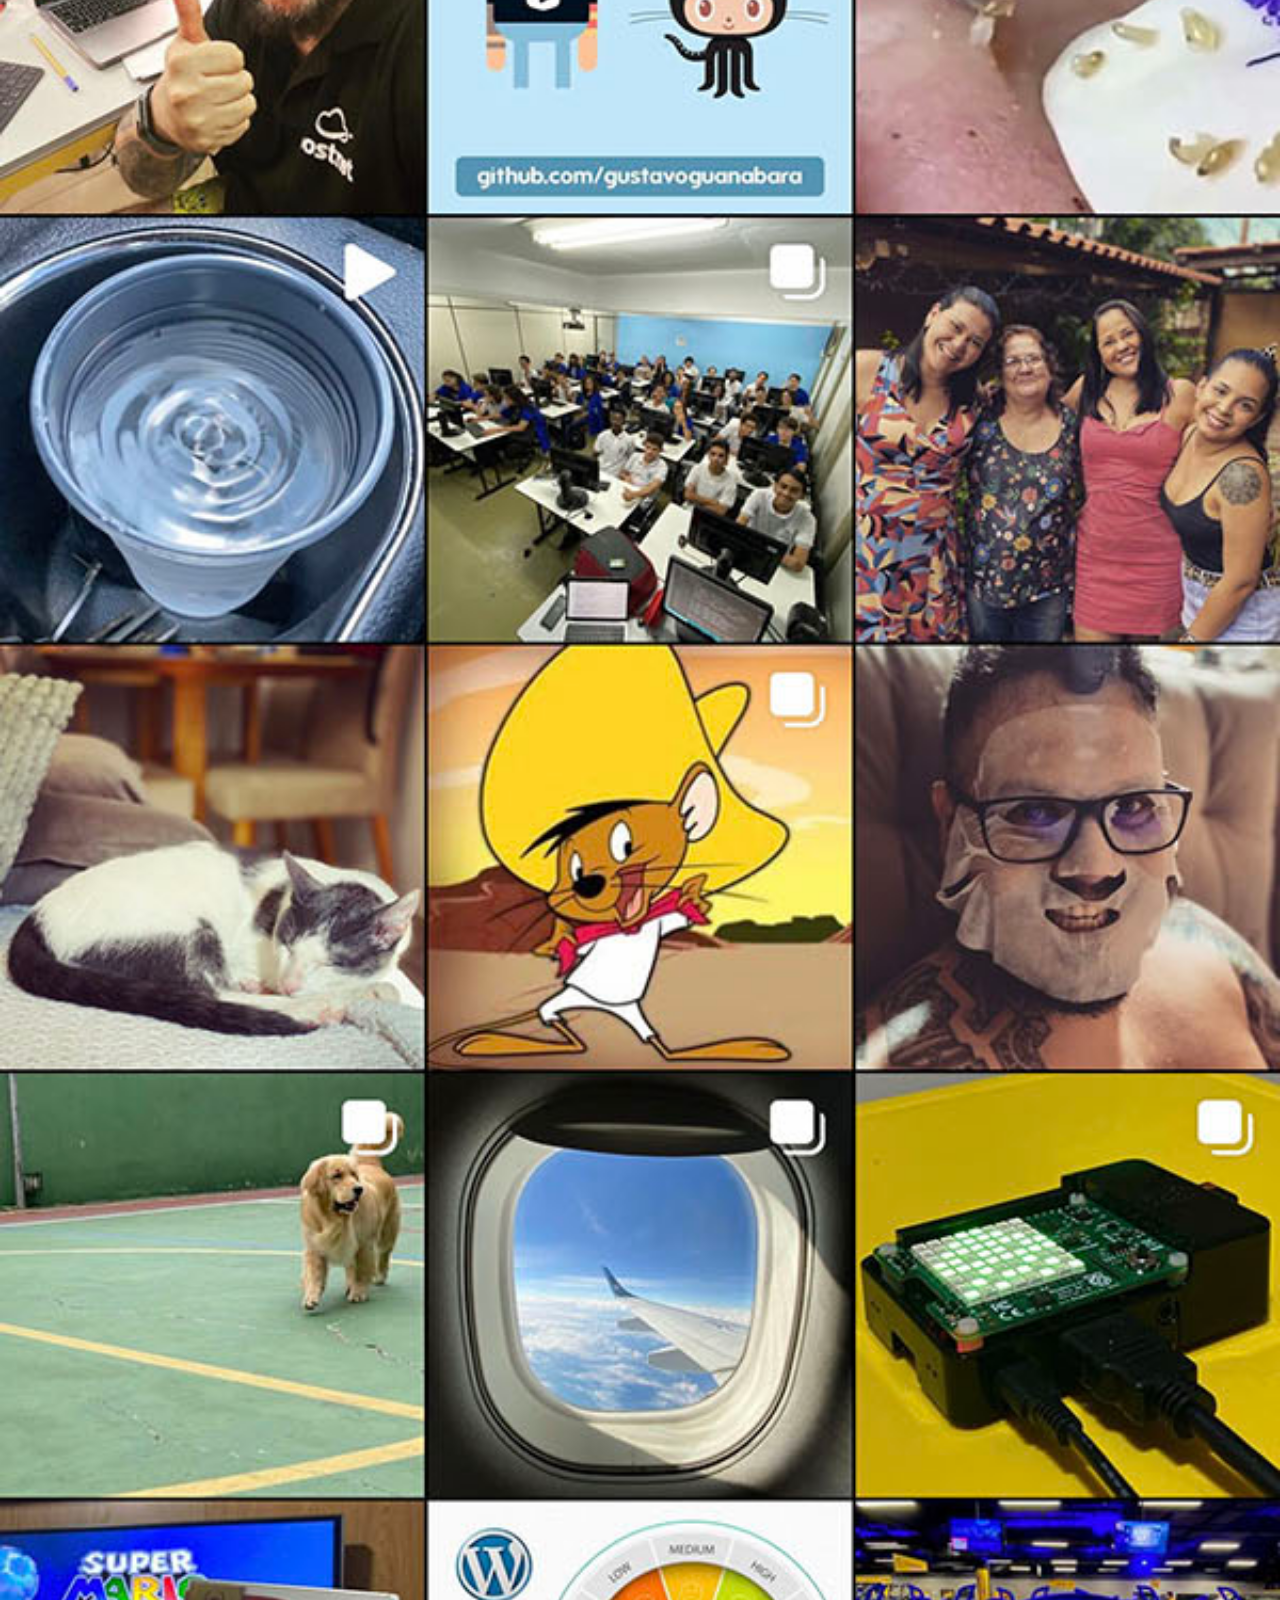
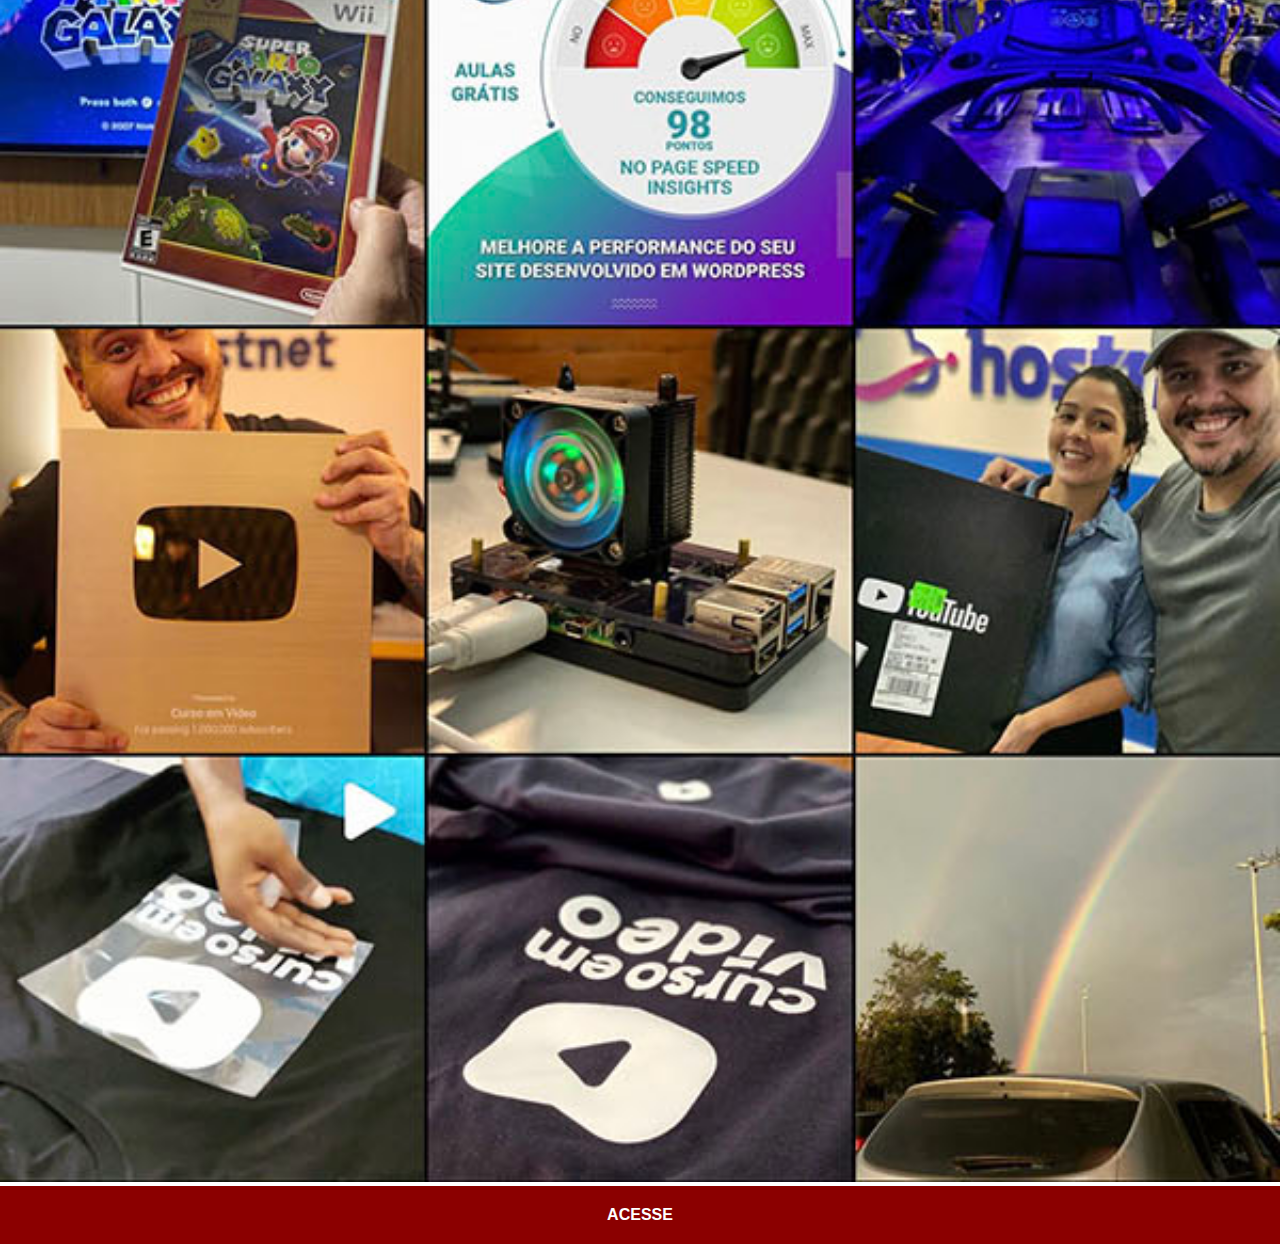
<file: instragram.html>
<!DOCTYPE html>
<html lang="pt-br">
<head>
    <meta charset="UTF-8">
    <meta name="viewport" content="width=device-width, initial-scale=1.0">
    <title>Instagram</title>
    <link rel="stylesheet" href="estilos/social.css">
</head>
<body>
    <img src="imagens/tela-instagram.jpg" alt="">
    <a href="https://www.instragram.com/gustavoguanabara/" target="_blank">ACESSE</a>
</body>
</html>
</file>
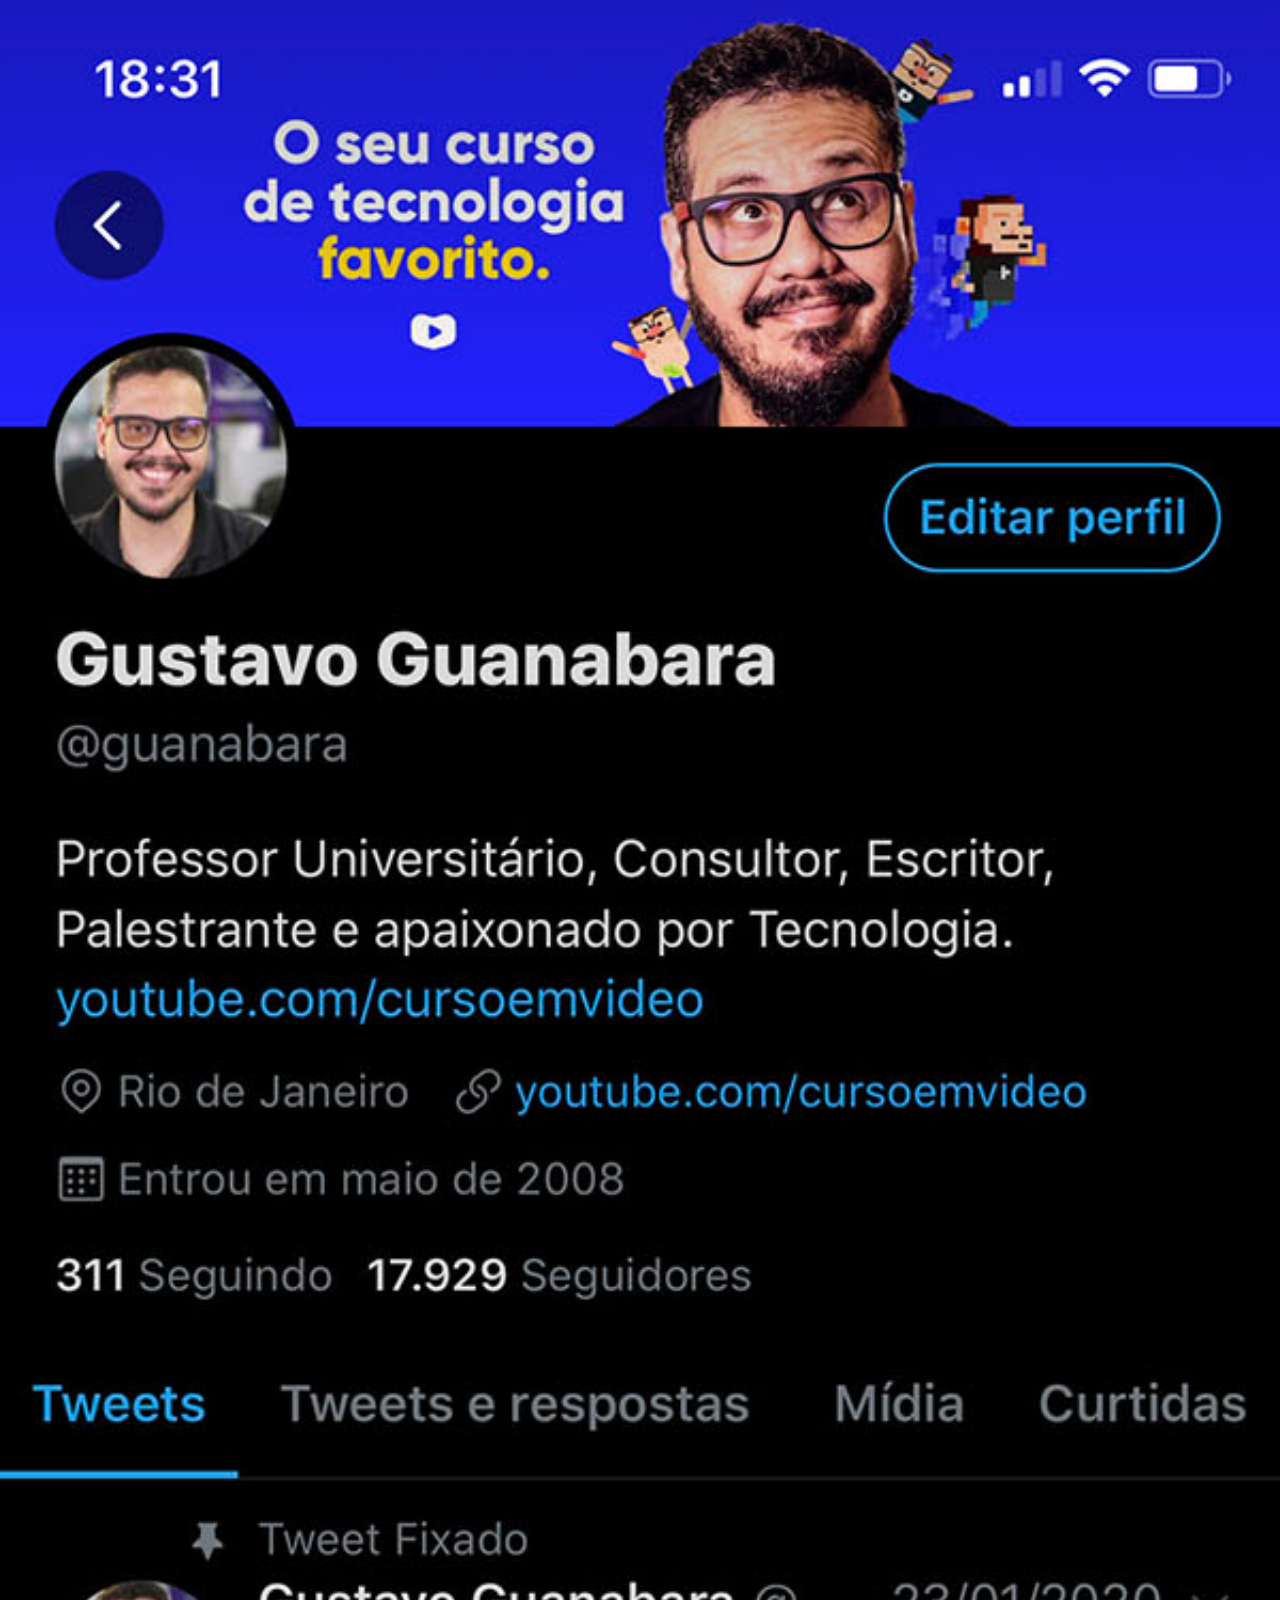
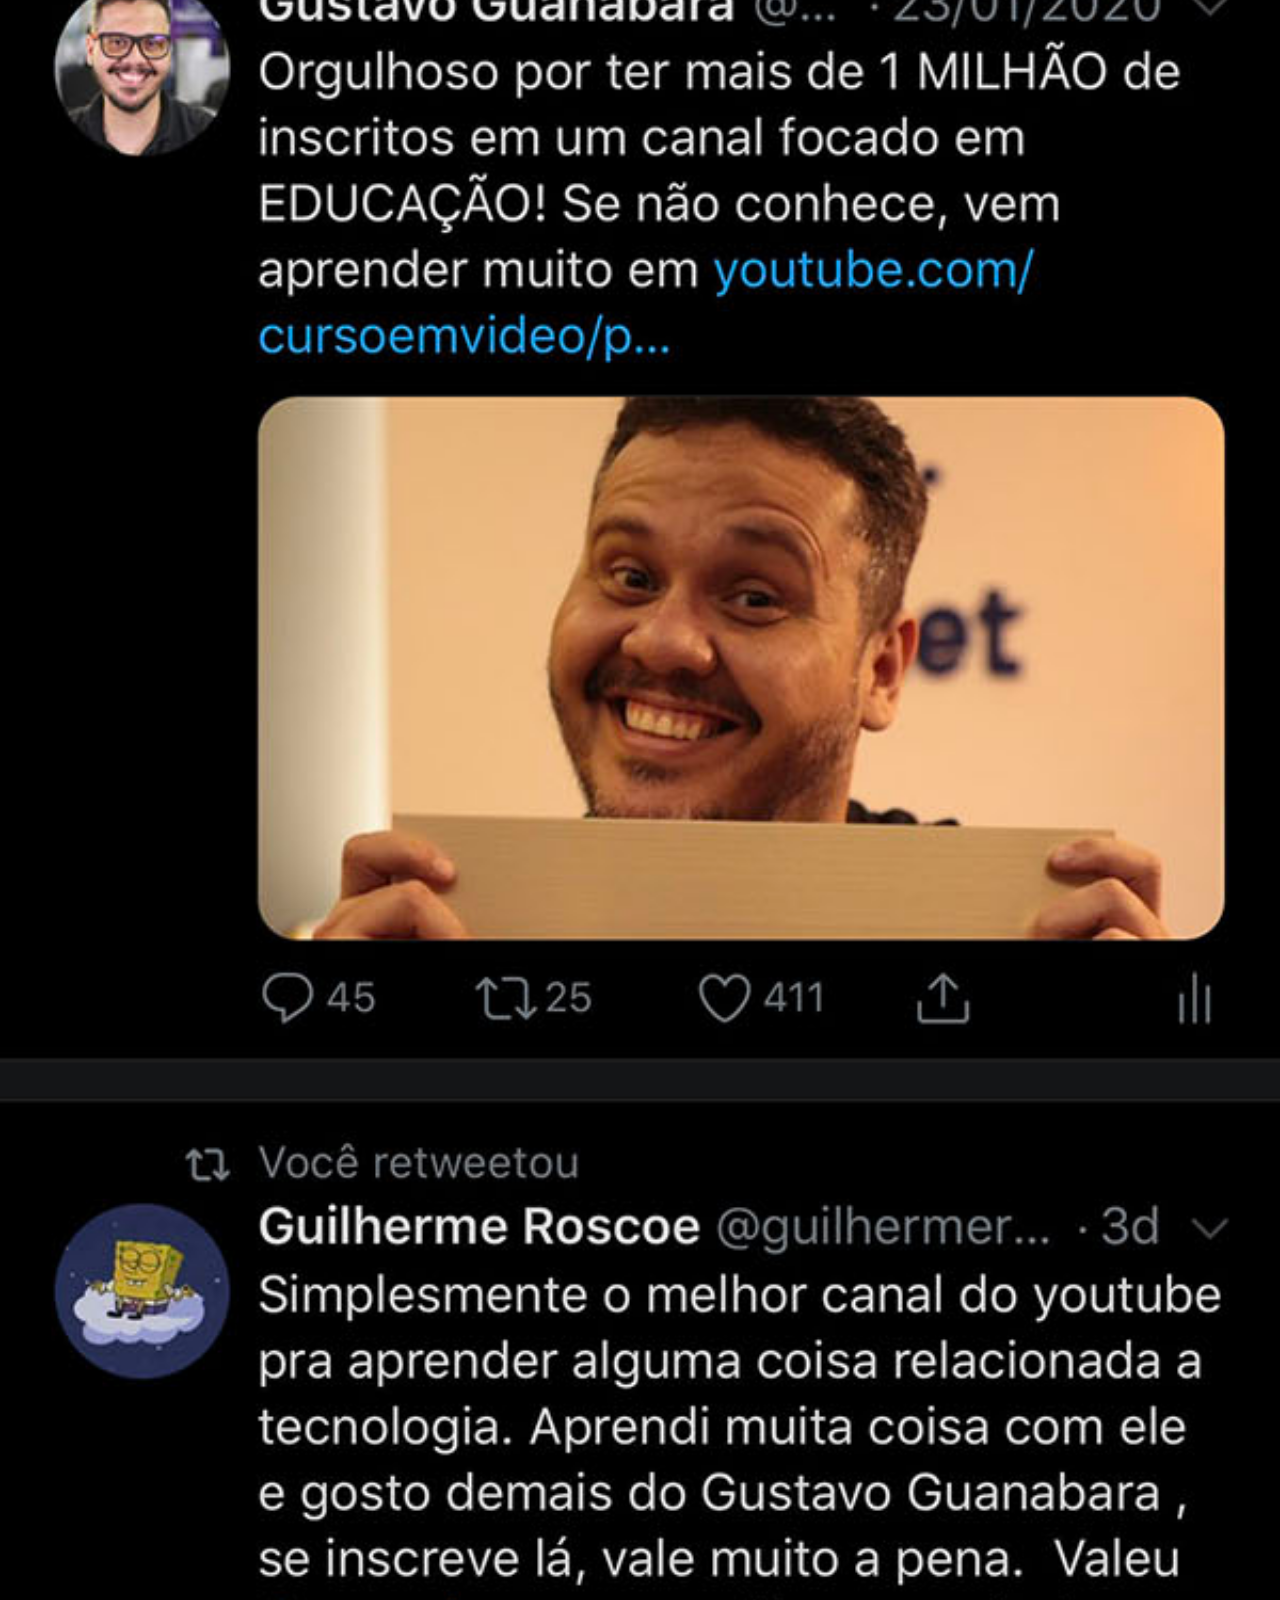
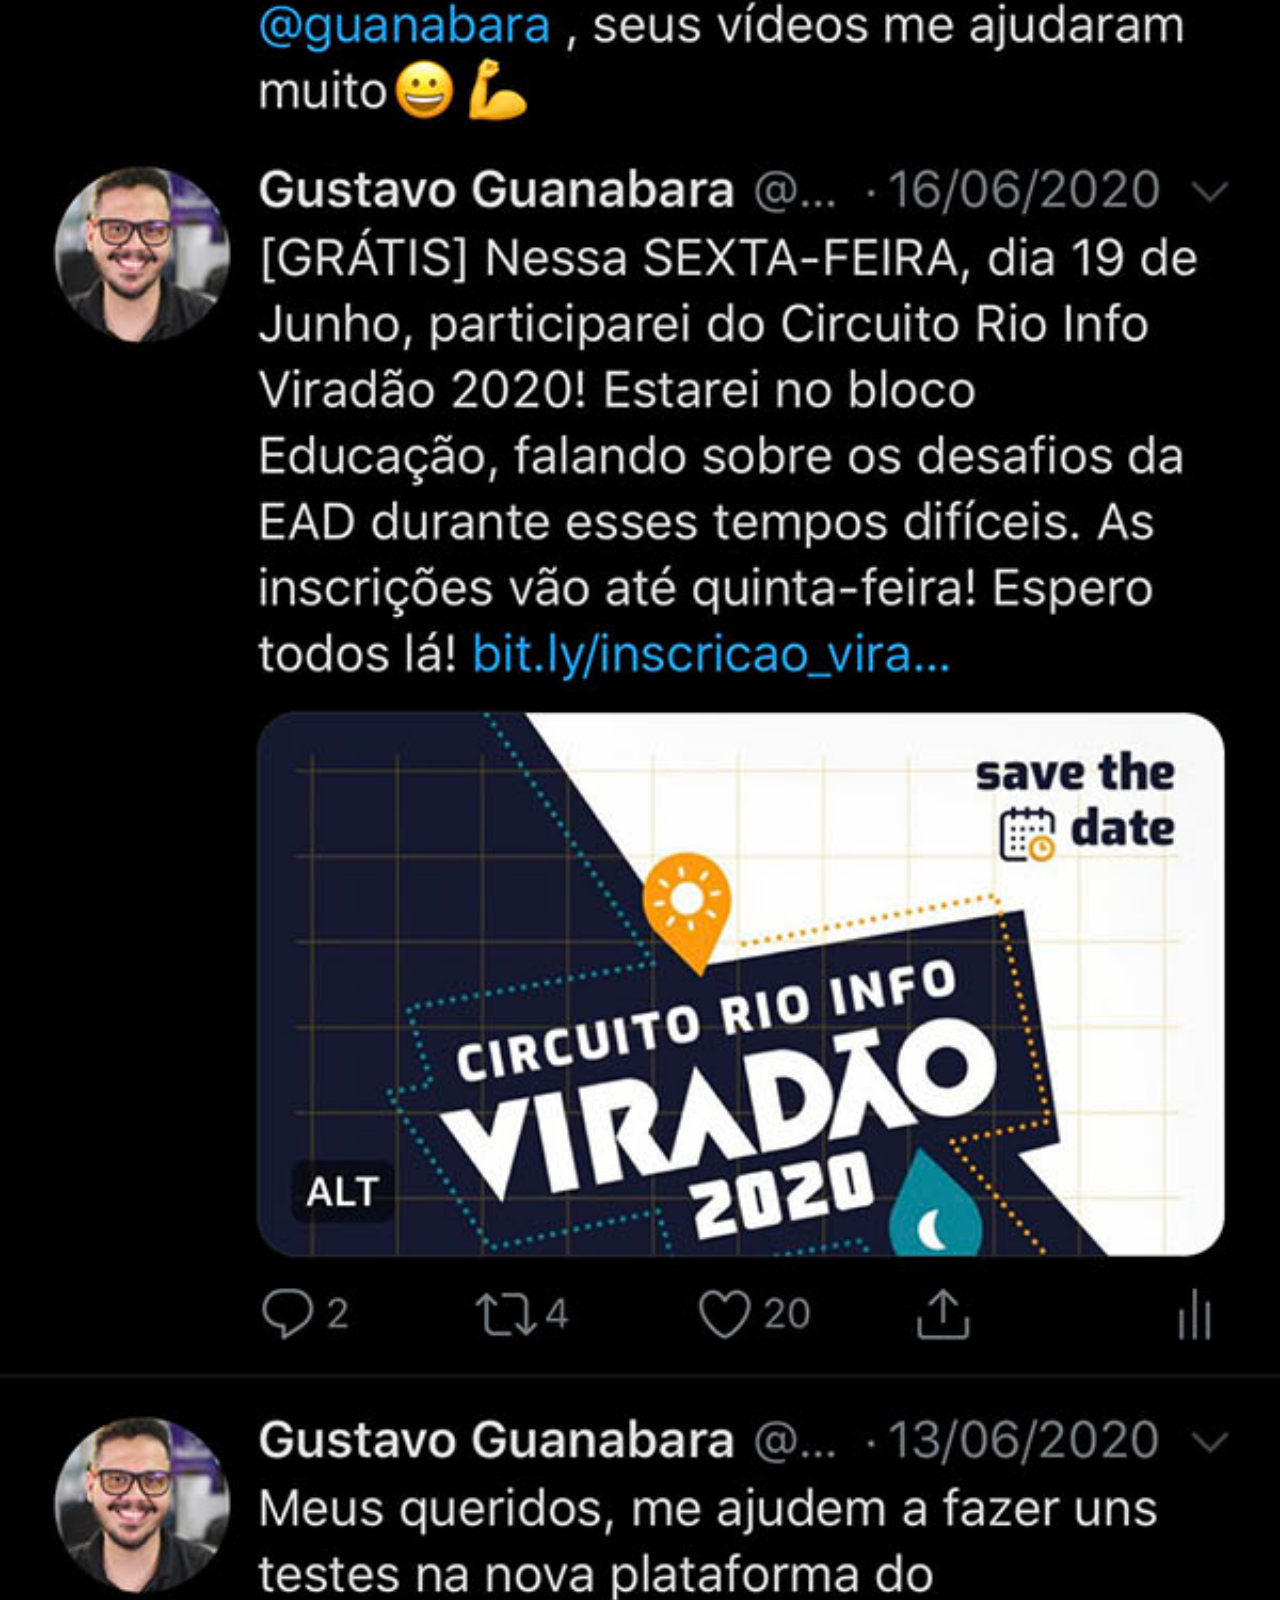
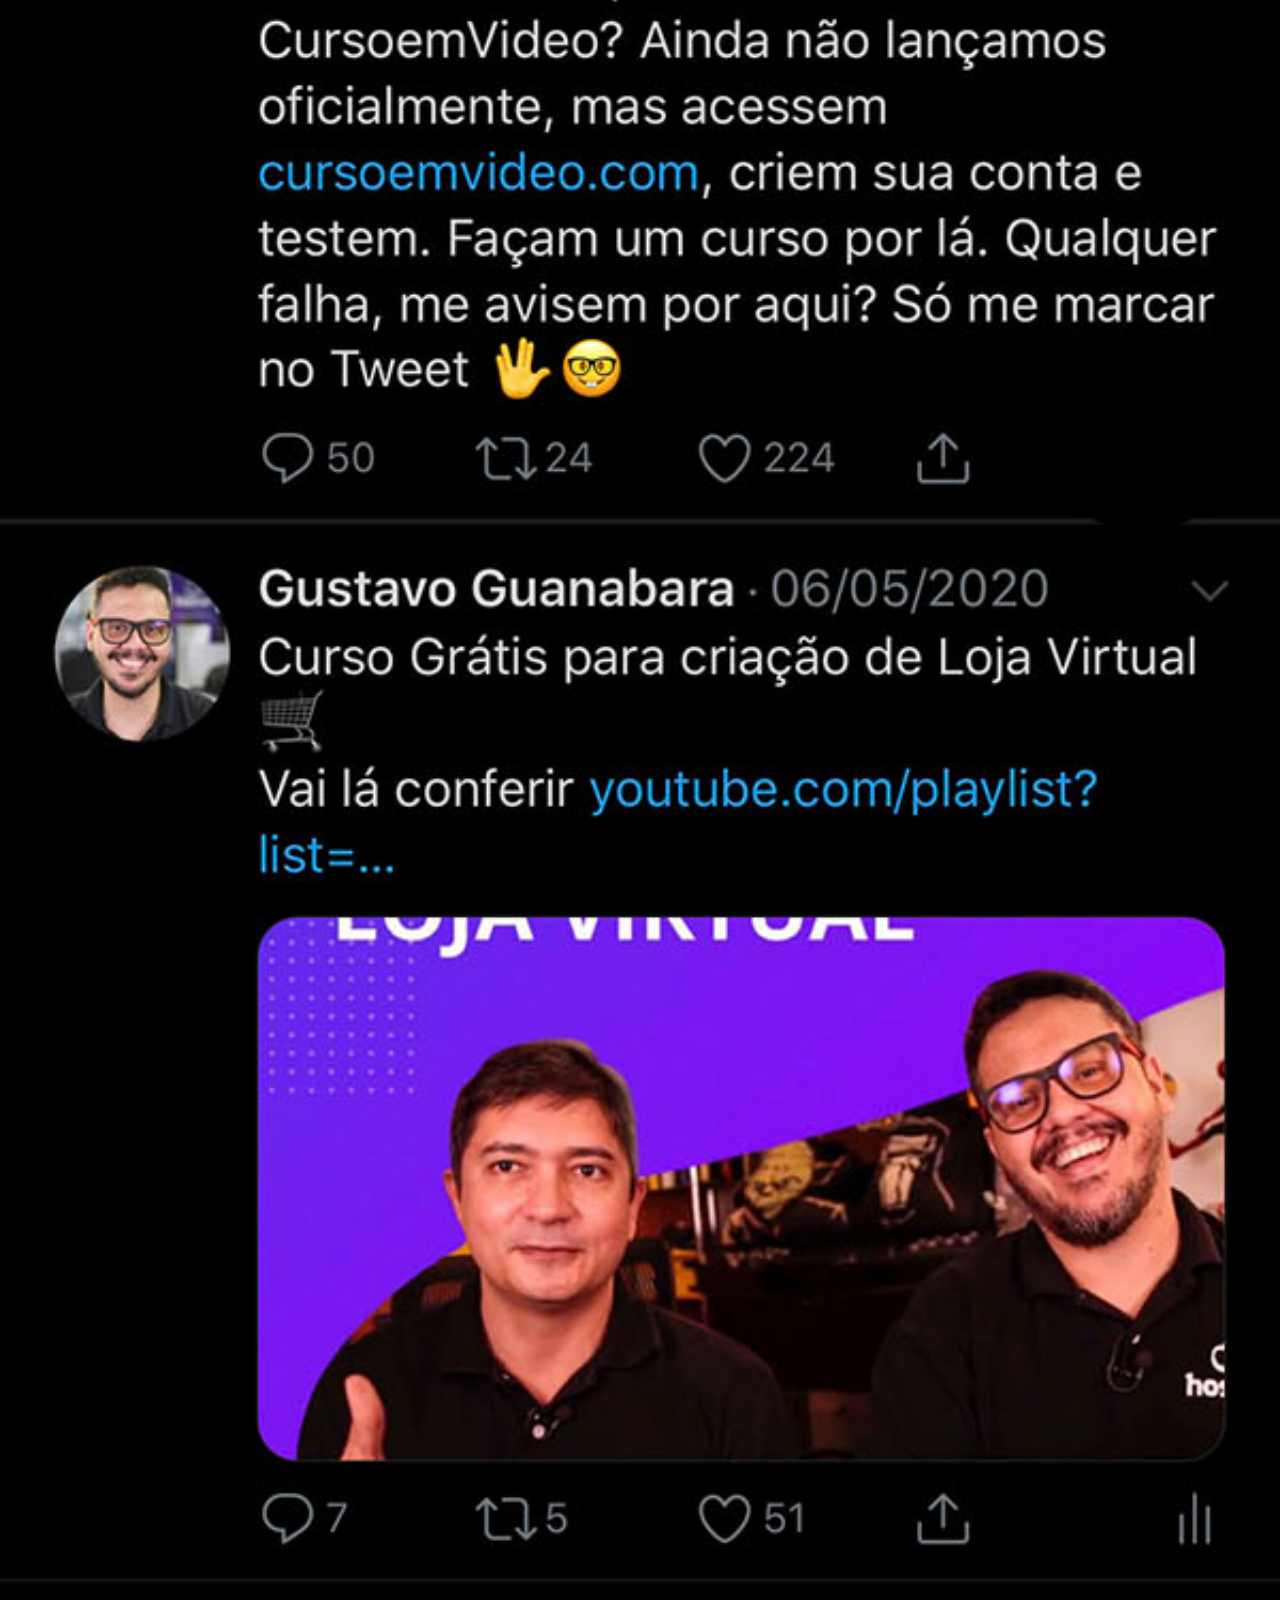
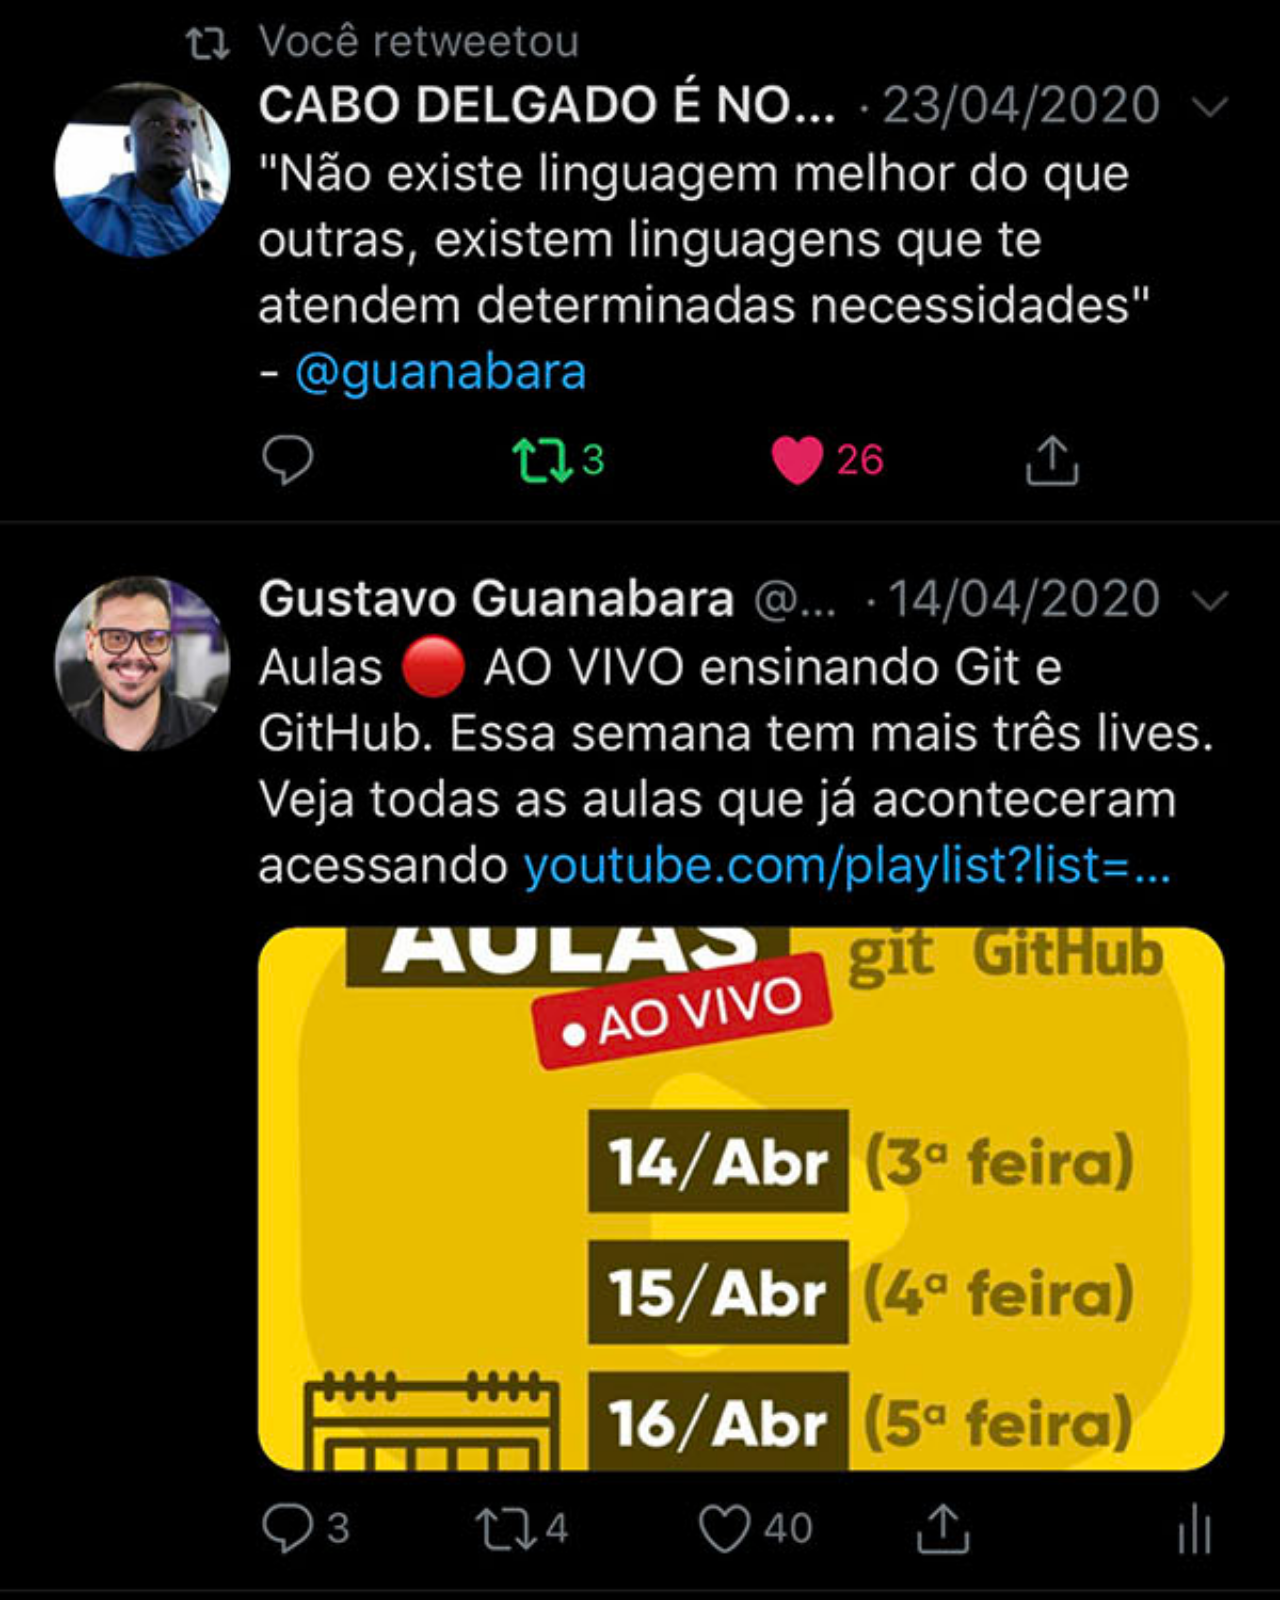
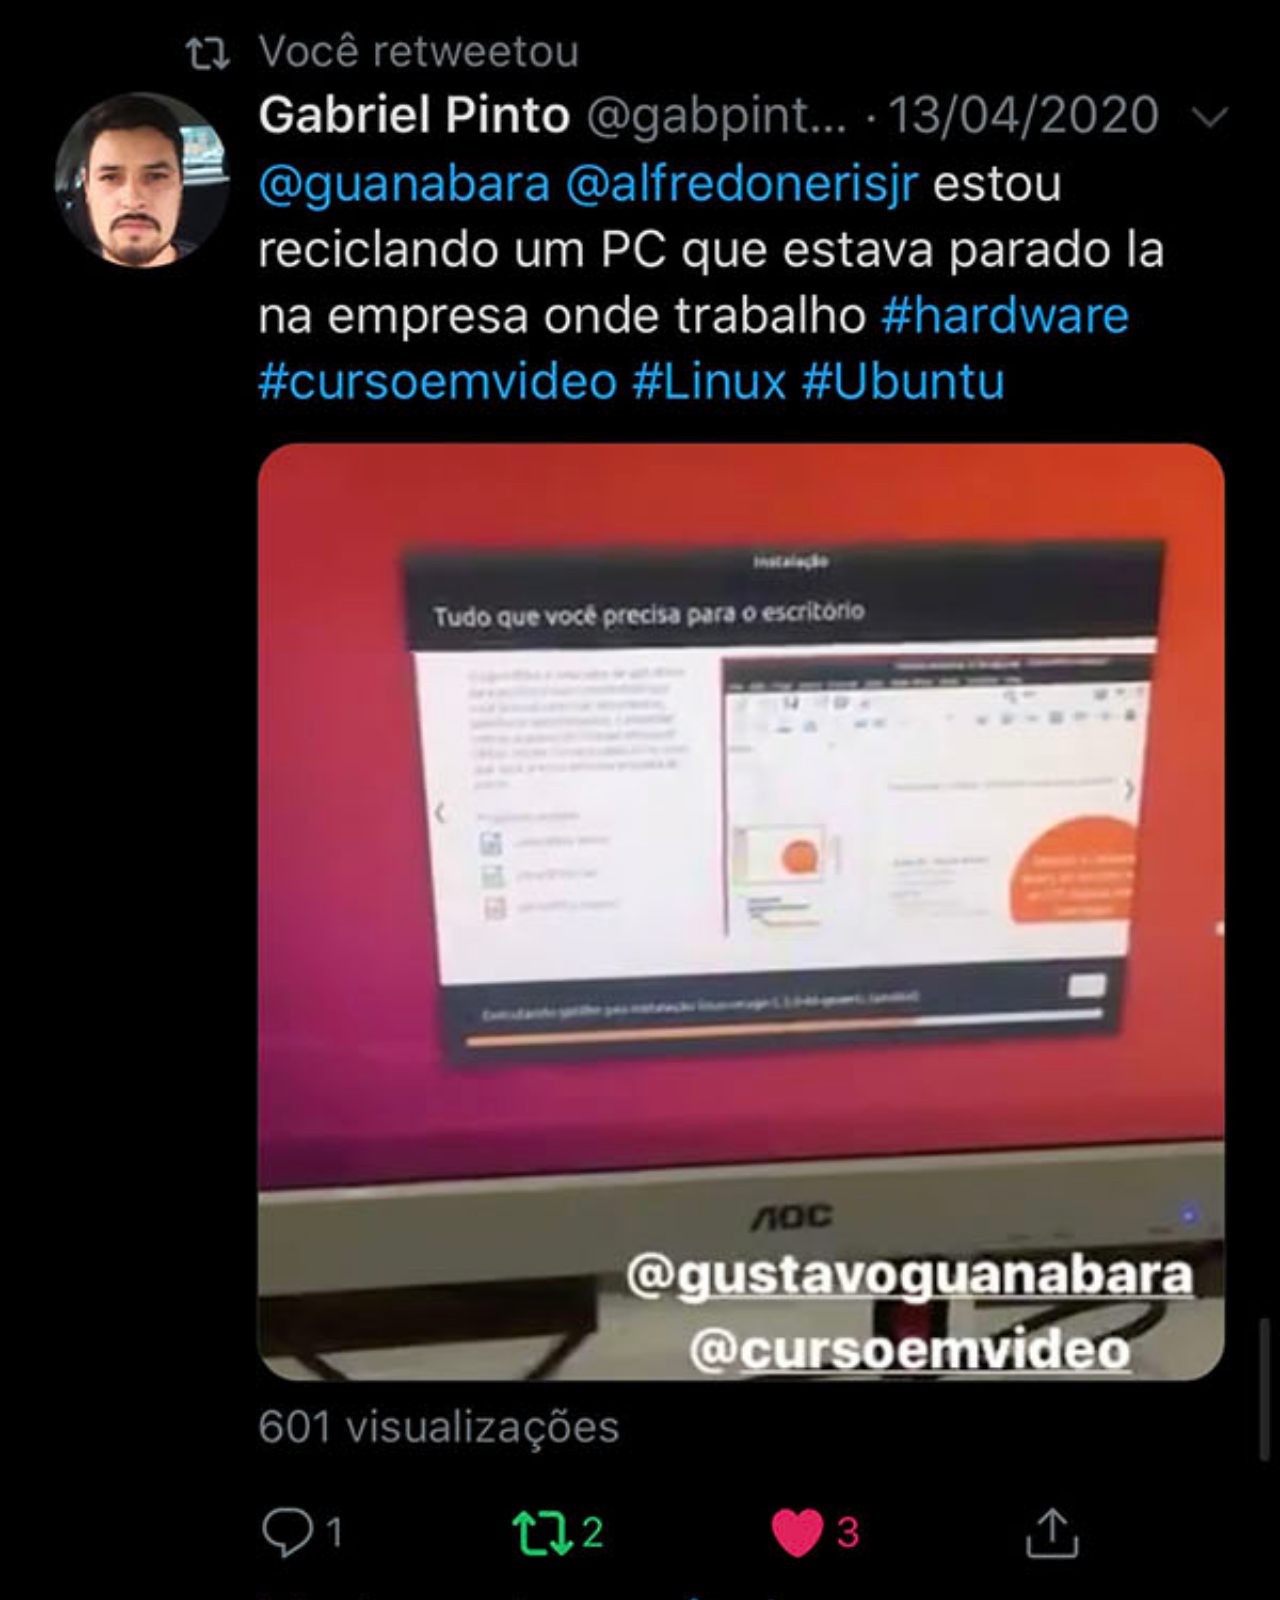
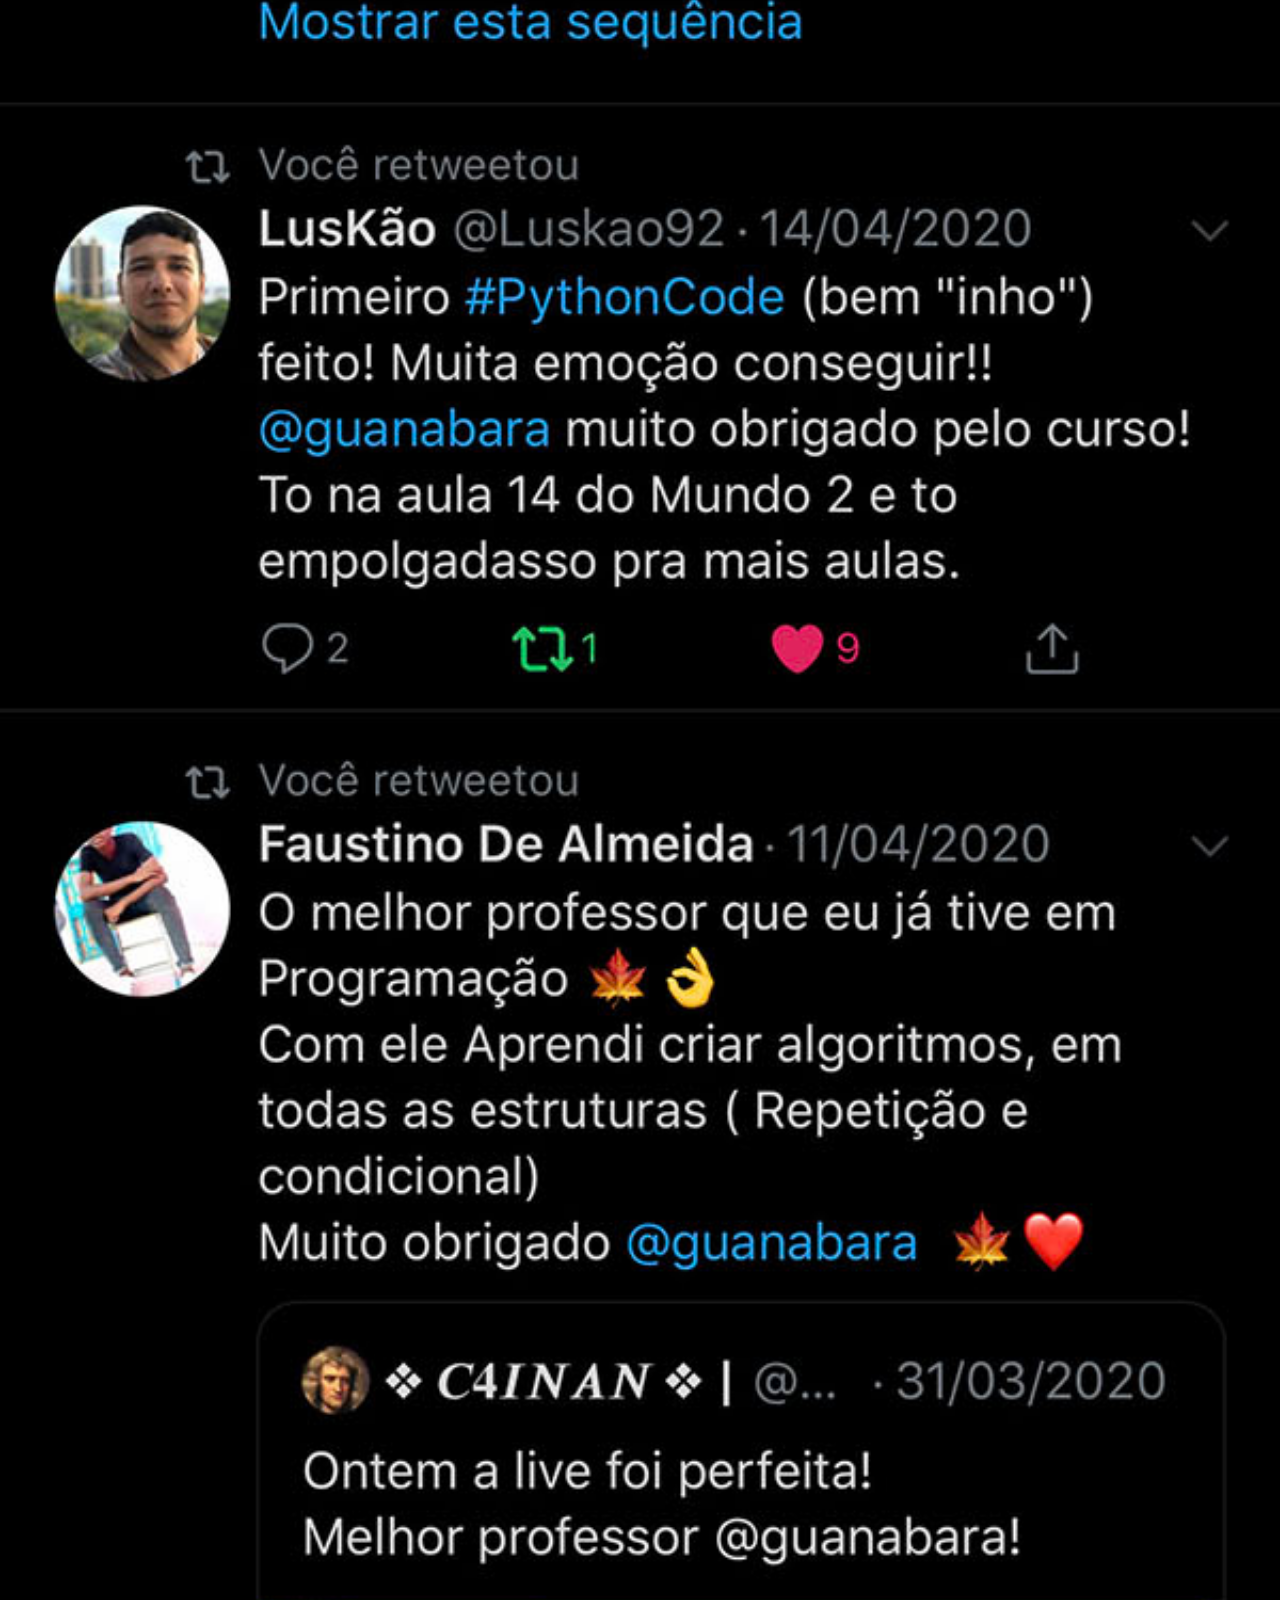
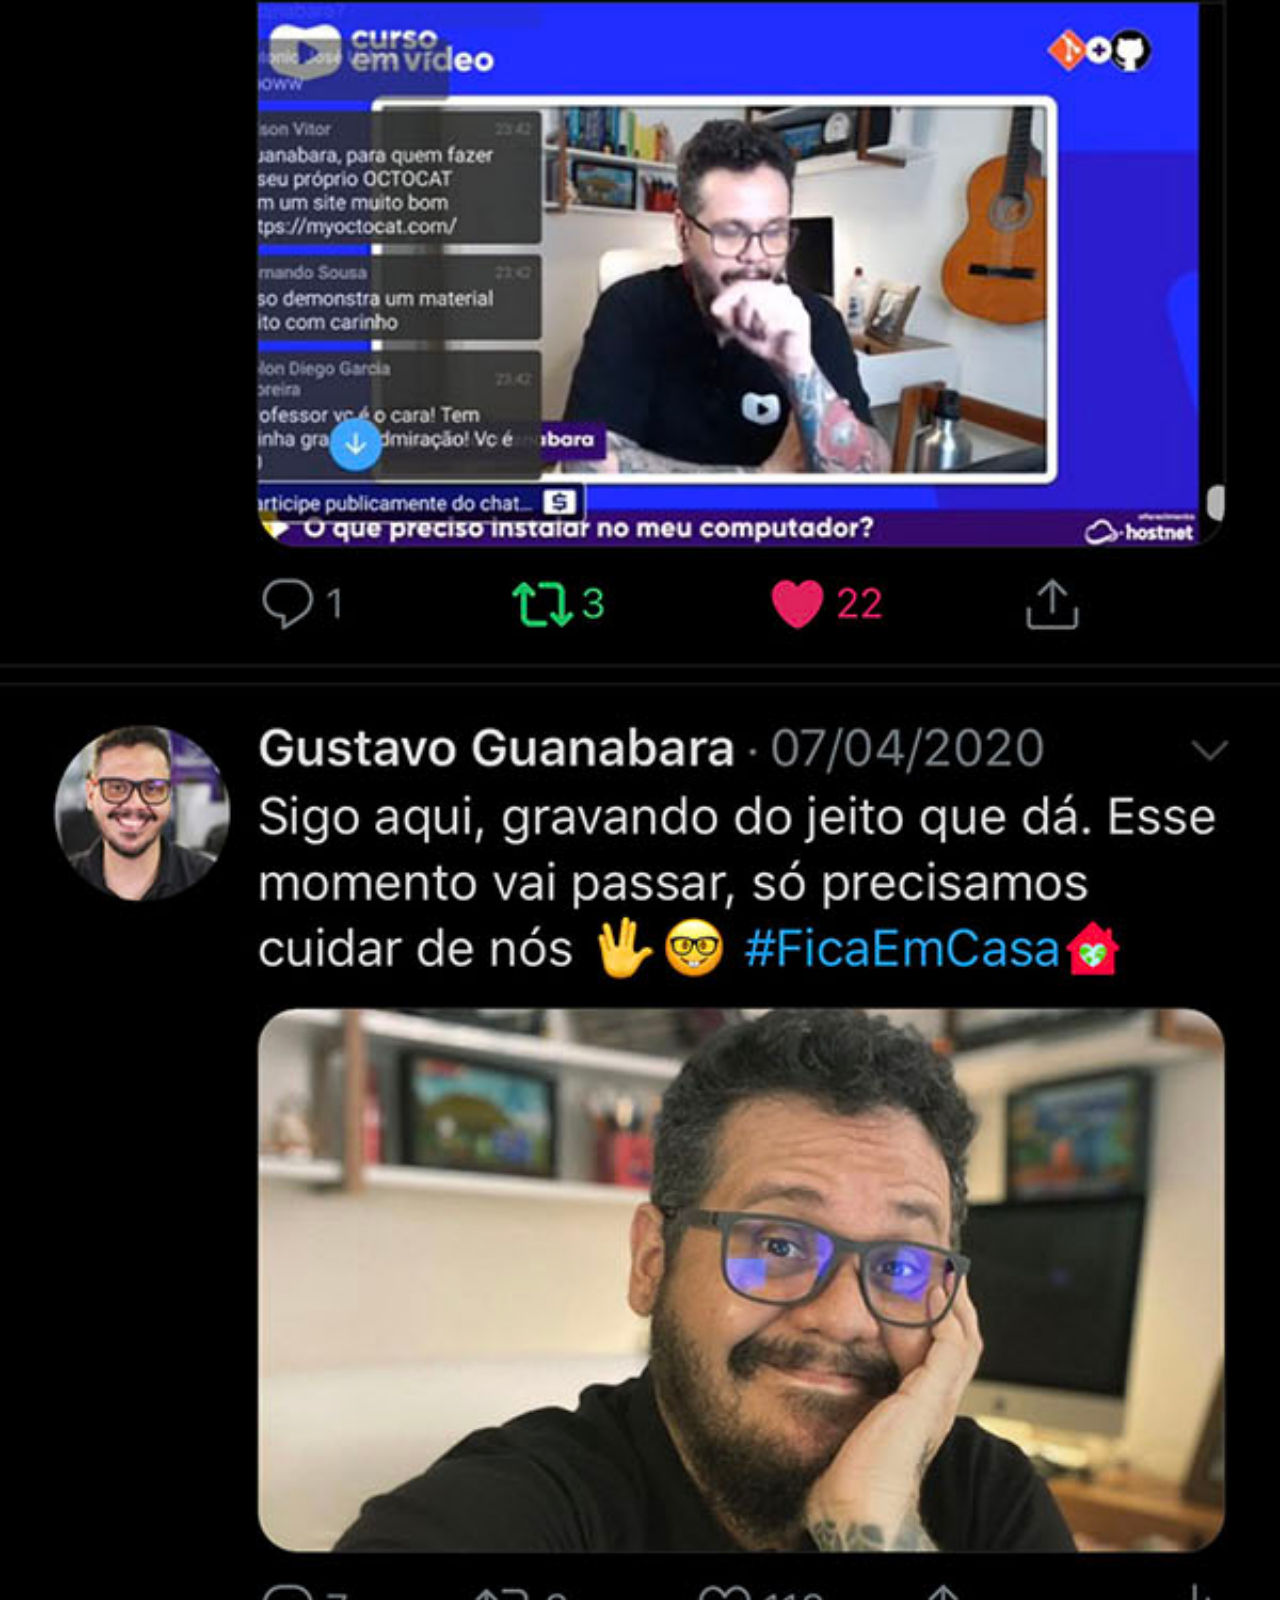
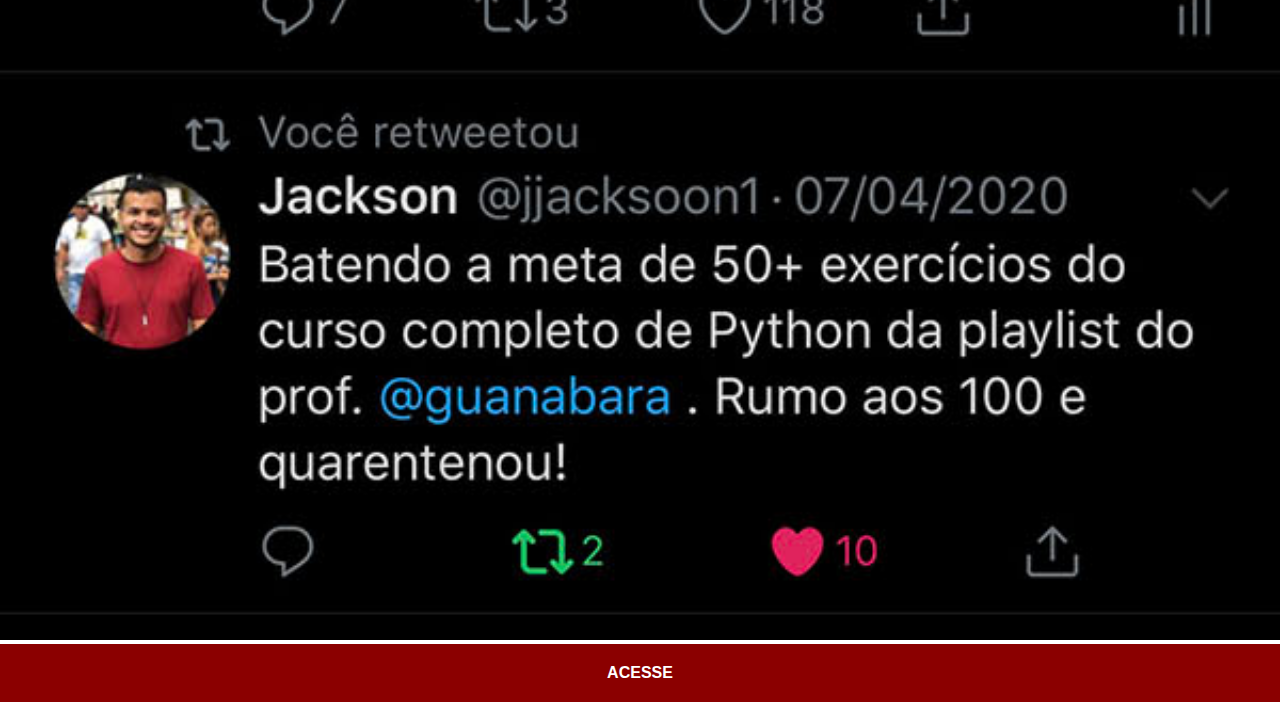
<file: twitter.html>
<!DOCTYPE html>
<html lang="pt-br">
<head>
    <meta charset="UTF-8">
    <meta name="viewport" content="width=device-width, initial-scale=1.0">
    <title>Twitter</title>
    <link rel="stylesheet" href="estilos/social.css">
</head>
<body>
    <img src="imagens/tela-twitter.jpg" alt="">
    <a href="https://x.com/guanabara" target="_blank">ACESSE</a>
</body>
</html>
</file>
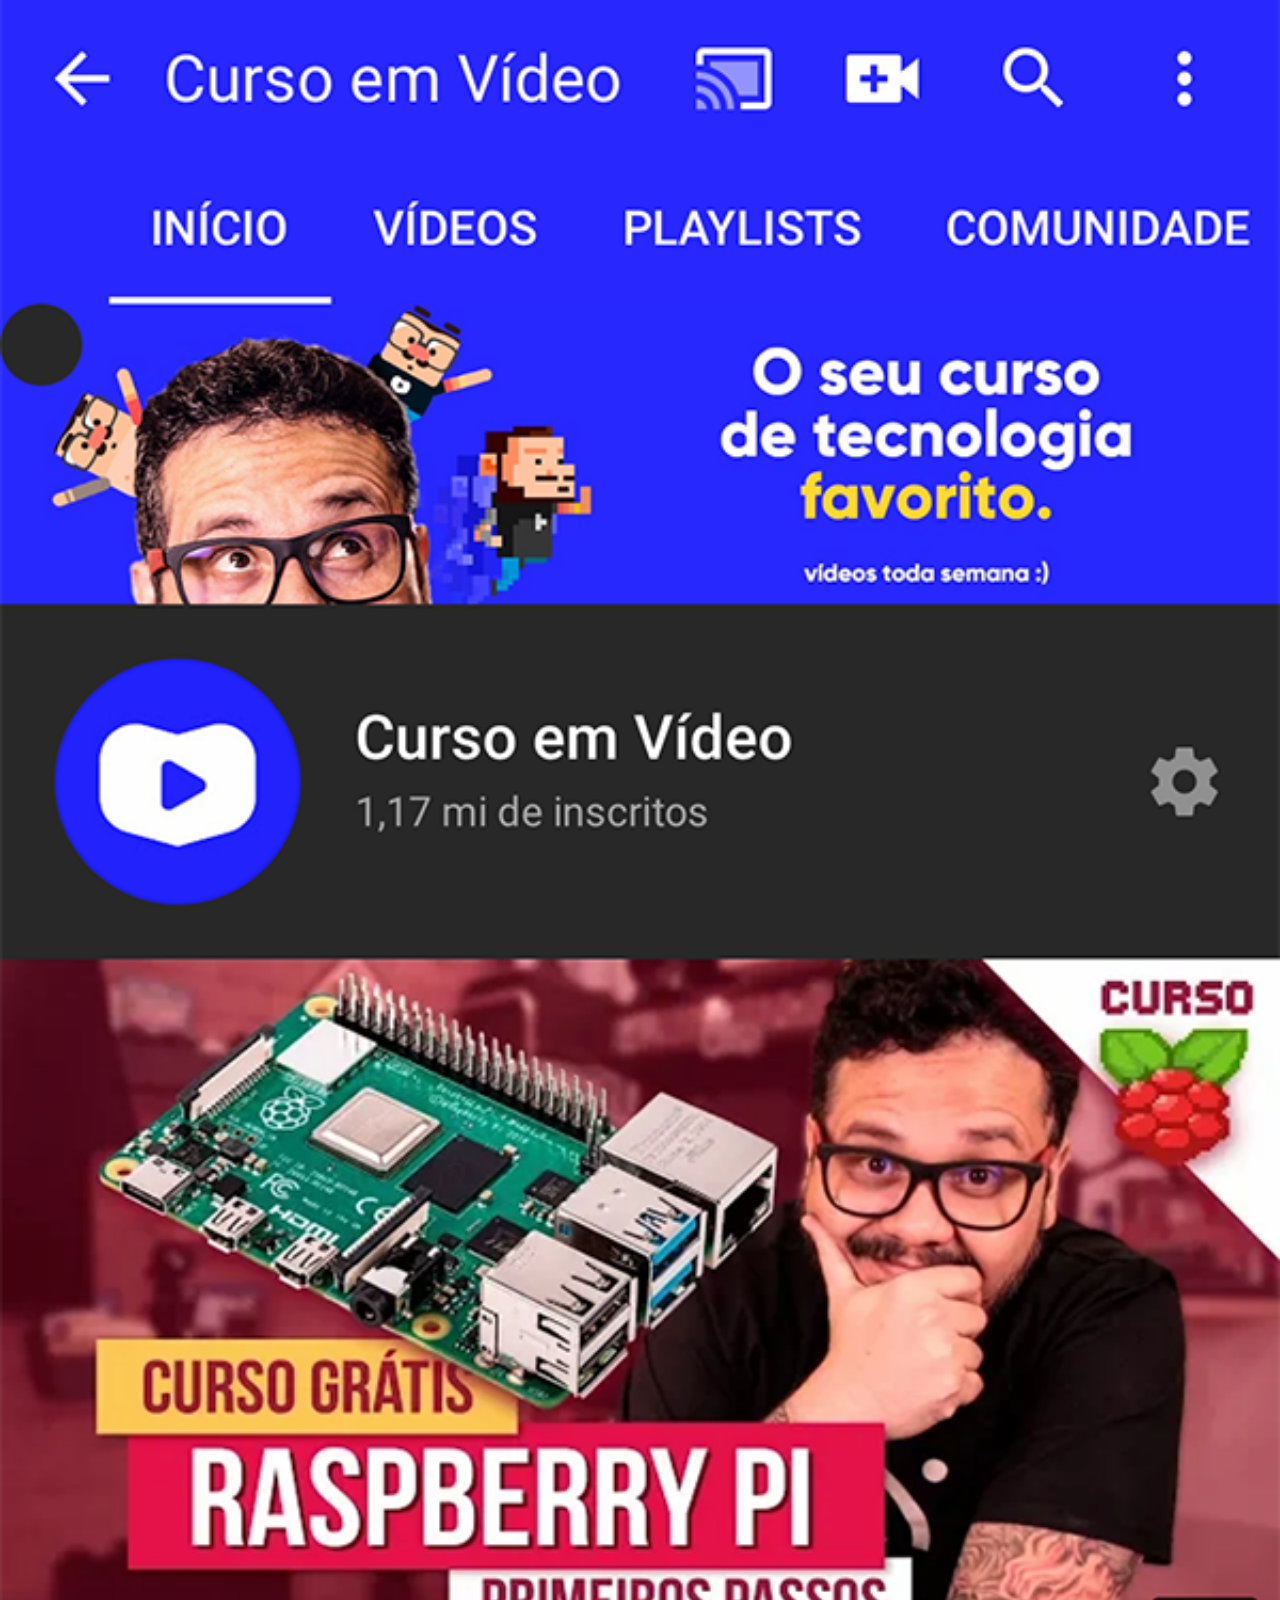
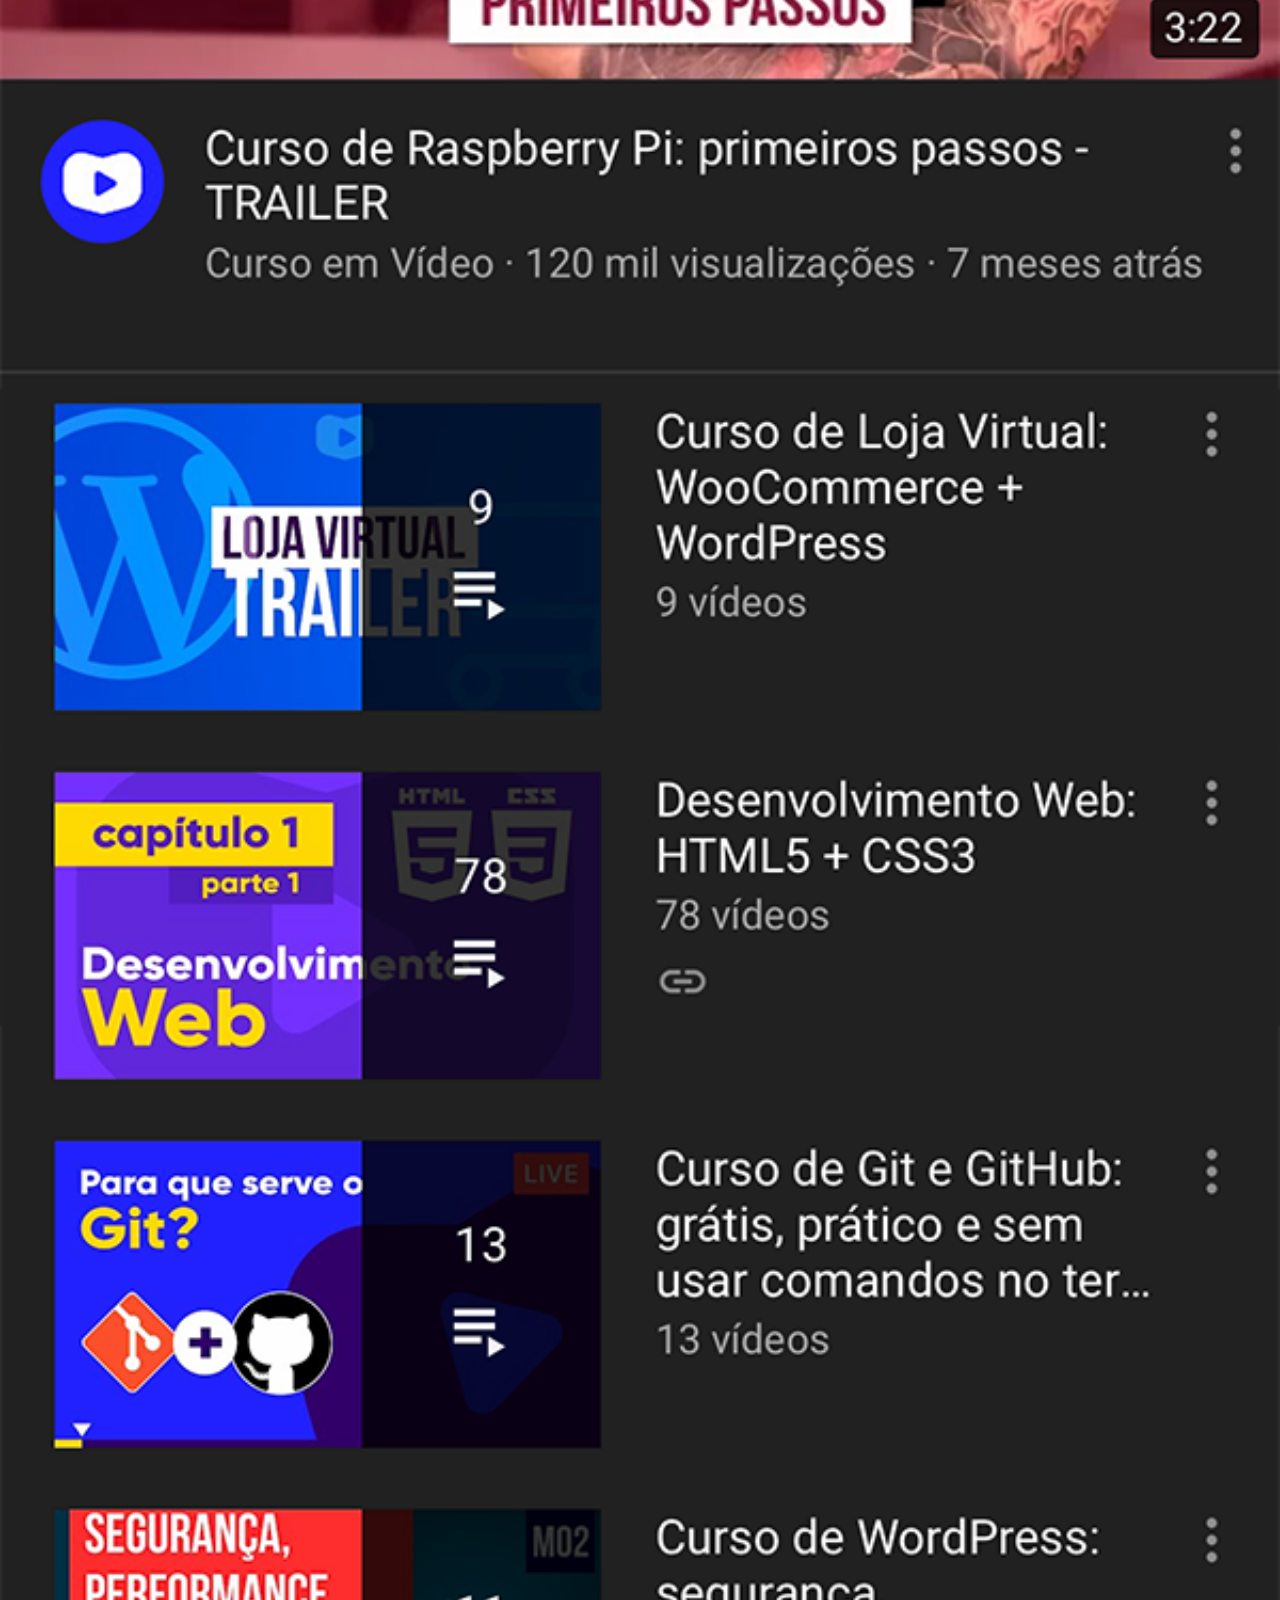
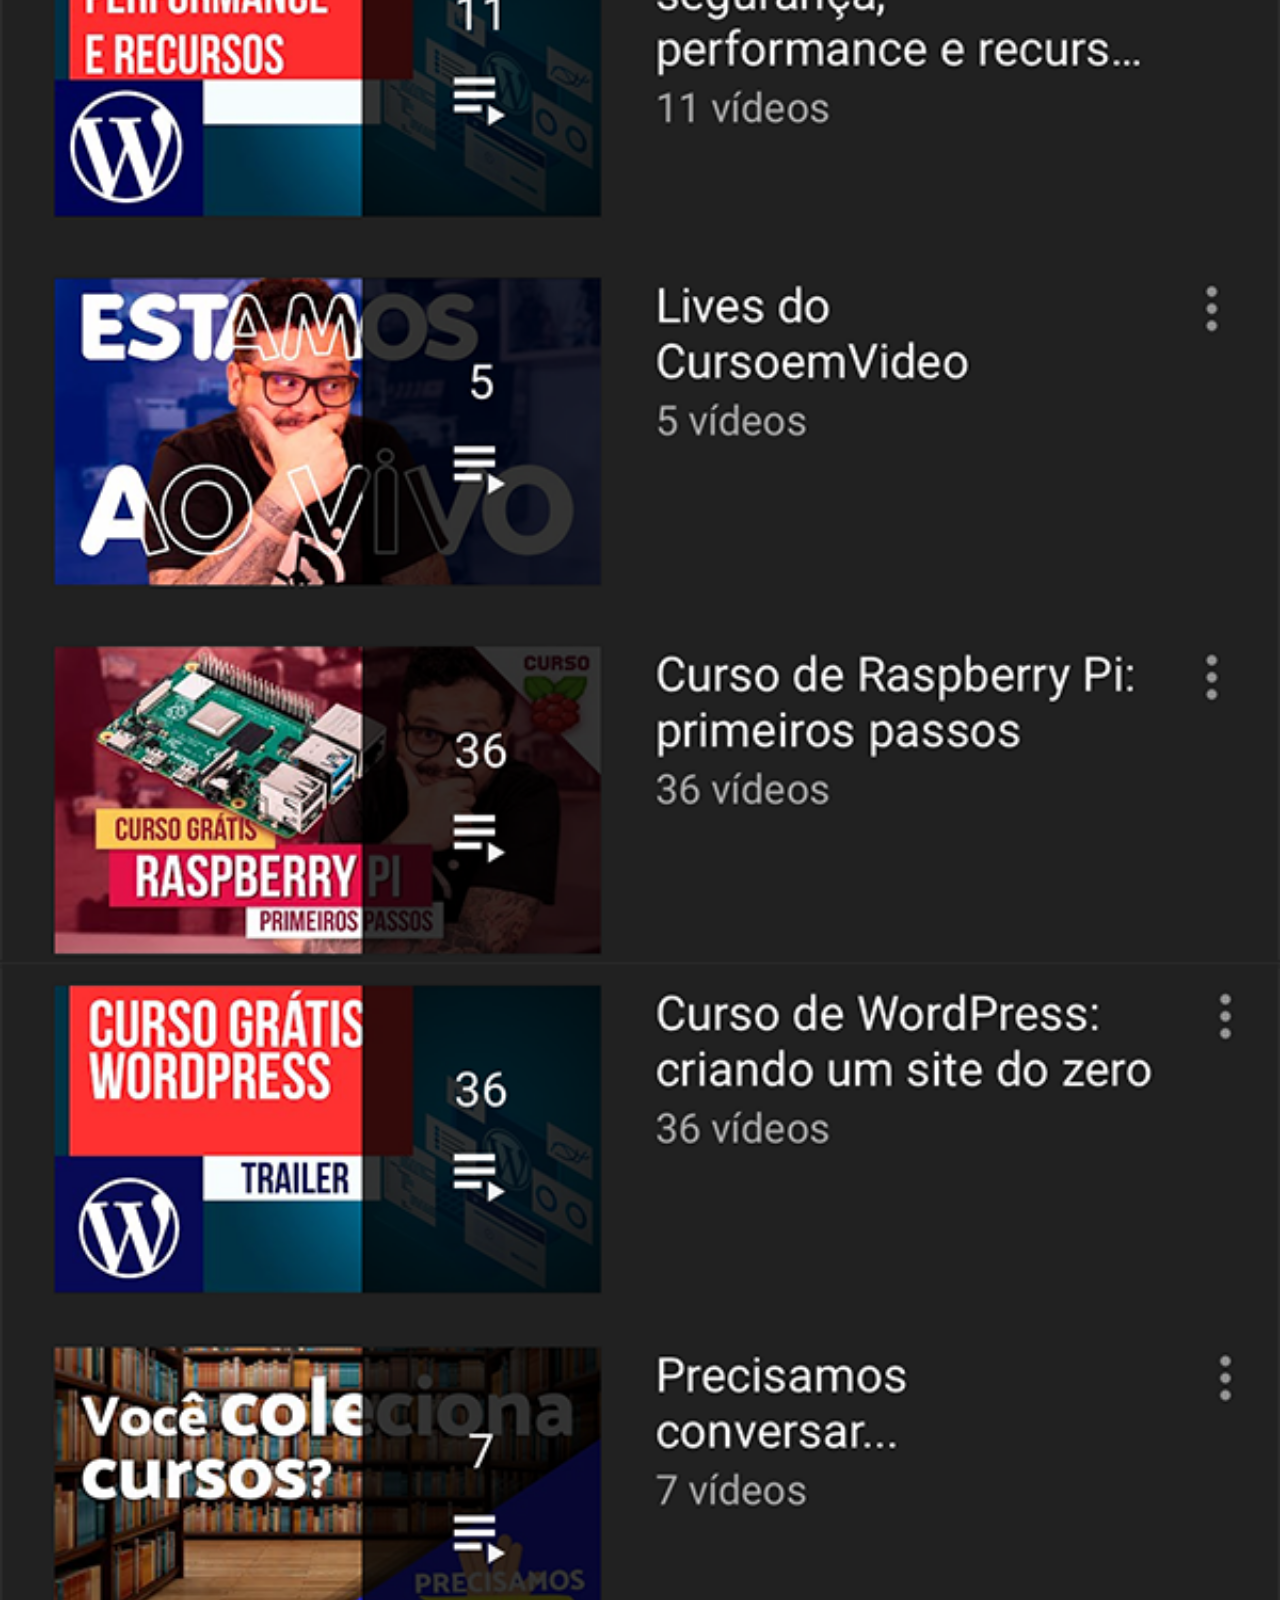
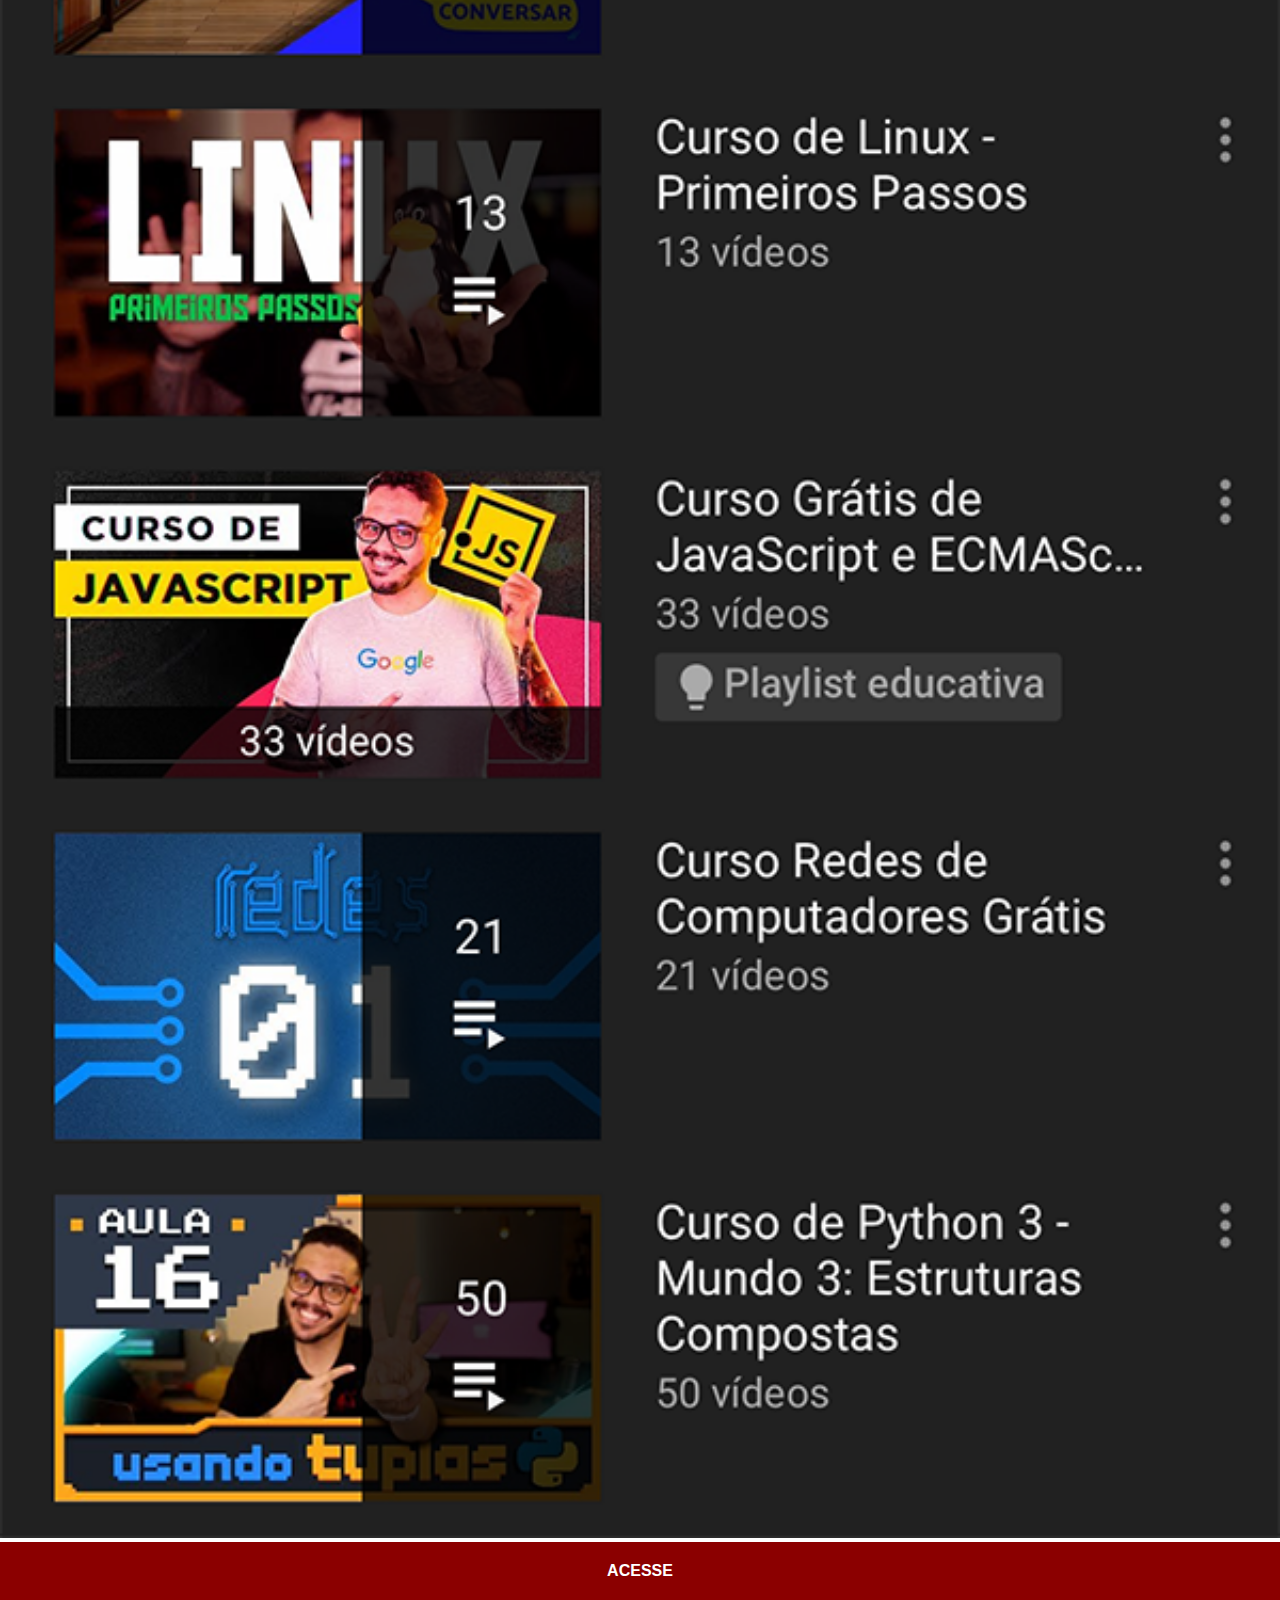
<file: youtube.html>
<!DOCTYPE html>
<html lang="pt-br">
<head>
    <meta charset="UTF-8">
    <meta name="viewport" content="width=device-width, initial-scale=1.0">
    <title>YouTube</title>
    <link rel="stylesheet" href="estilos/social.css">
</head>
<body>
    <img src="imagens/tela-youtube.png" alt="YouTube">
    <a href="https://www.youtube.com/user/cursoemvideo/playlists" target="_blank">ACESSE</a>
</body>
</html>
</file>
<file: estilos/styles.css>
@charset "UTF-8";

* {
    margin: 0px;
    padding: 0px;
    font-family: Arial, Helvetica, sans-serif;
}

html, body {
    height: 100vh;
    width: 100vw;
    background-color: black;
}

body {
    background: url('../imagens/fundo-madeira.jpg') no-repeat top center;
    background-size: cover;
    background-attachment: fixed;
}

main {
    position: relative;
    height: 100vh;
}

#telefone {
    position: absolute;
    top: 50%;
    left: 50%;
    transform: translate(-50%, -50%);

    height: 627px;
    width: 311px;
    background: url('../imagens/frame-iphone.png') no-repeat;
}

iframe#tela {
    position: relative;
    top: 80px;
    left: 22px;
    width: 267px;
    height: 471px;
}

#redes-sociais {
    text-align: right;
}

#redes-sociais img {
    width: 50px;
    margin: 10px;
    border-radius: 50%;
    box-shadow: 2px 2px 5px rgba(0, 0, 0, 0.400);
    box-sizing: border-box;
}

#redes-sociais img:hover {
    border: 2px solid rgba(255, 255, 255, 0.6);
    transform: translate(-3px, -3px);
    box-shadow: 5px 5px 10px rgba(0, 0, 0, 0.6);
    transition: transform 0.5s, border 1s;
}
</file>
<file: estilos/social.css>
@charset "UTF-8";

* {
    margin: 0px;
    padding: 0px;
    font-family: Arial, Helvetica, sans-serif;
}

::-webkit-scrollbar {
    width: 0px;
    height: 0px;
}

img {
    width: 100vw;
}

a {
    display: block;
    background-color: darkred;
    color: white;
    padding: 20px;
    text-align: center;
    font-weight: bolder;
    text-decoration: none;
}

a:hover {
    background-color: red;
}
</file>
